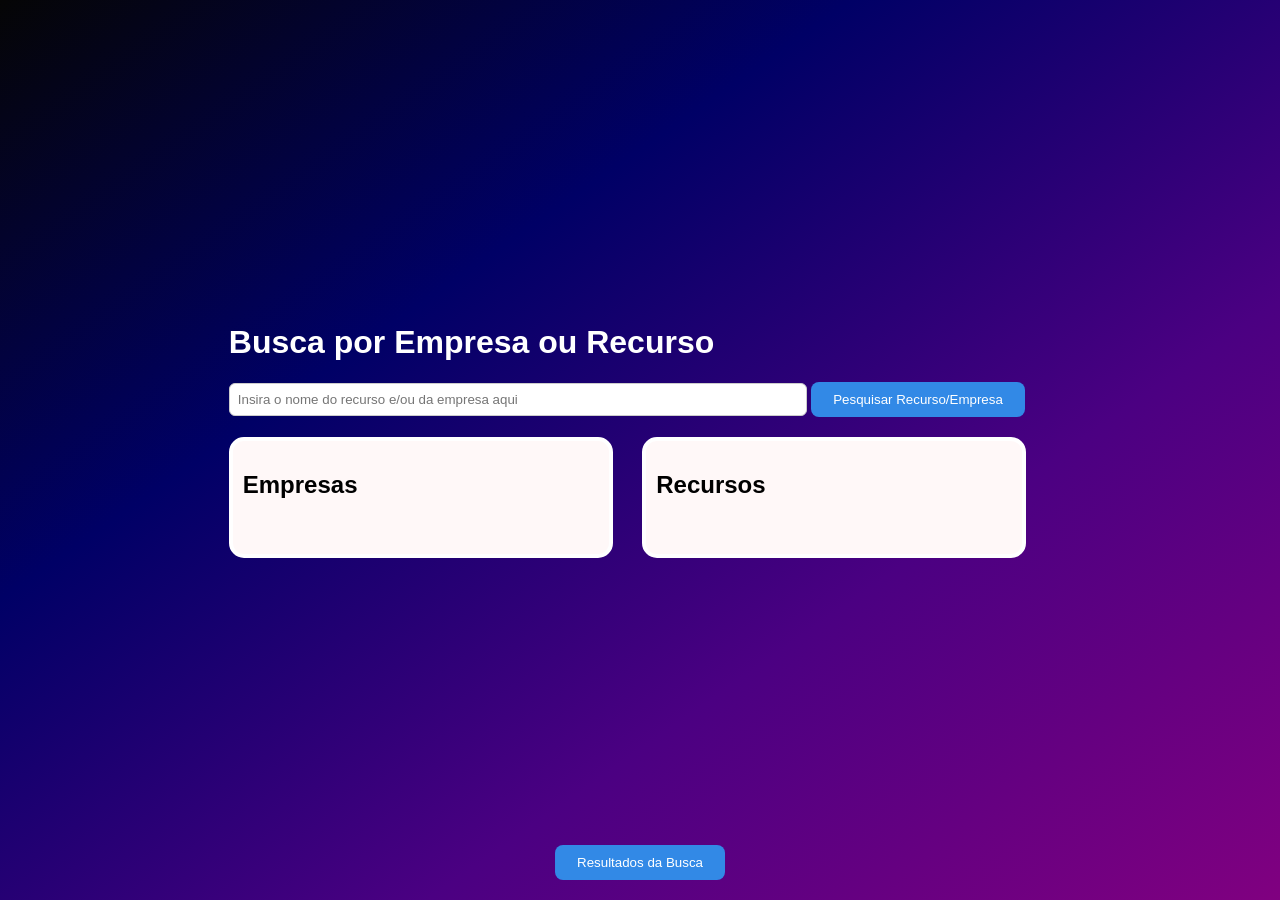
<file: pesquisa/index.html>
<!DOCTYPE html>
<html lang="pt-br">
<head>
    <meta charset="UTF-8">
    <meta name="viewport" content="width=device-width, initial-scale=1.0">
    <title>Seleção de Empresas e Recursos</title>
    <link rel="stylesheet" href="index.css">
</head>
<body>
    <div class="container">
        <h1>Busca por Empresa ou Recurso</h1>
        
        <!-- Campo de busca -->
        <div class="search-container">
            <input type="text" class="search-input" id="searchInput" placeholder="Insira o nome do recurso e/ou da empresa aqui">
            <button class="search-button" onclick="pesquisar()">Pesquisar Recurso/Empresa</button>
        </div>
        
        <div class="column">
            <h2>Empresas</h2>
            <div id="empresas" class="checkbox-list"></div>
        </div>
        <div class="column">
            <h2>Recursos</h2>
            <div id="recursos" class="checkbox-list"></div>
        </div>
        <button id="redirectButton">Resultados da Busca</button> <!-- Botão para redirecionar -->
    </div>

    <script src="script.js"></script>
</body>
</html>
</file>
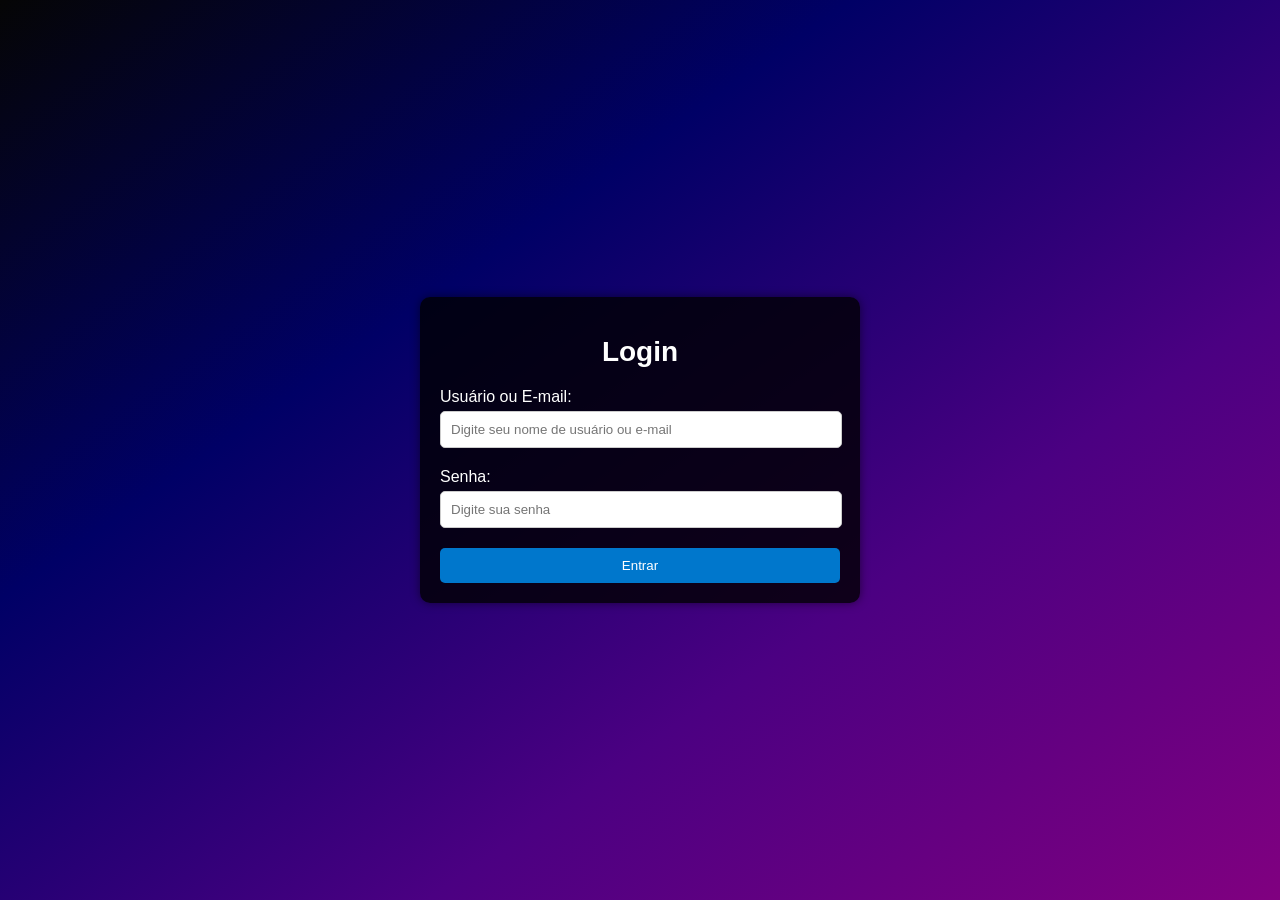
<file: login/login.html>
<!DOCTYPE html>
<html lang="pt-br">
<head>
    <meta charset="UTF-8">
    <meta name="viewport" content="width=device-width, initial-scale=1.0">
    <title>Tela de Login</title>
    <link rel="stylesheet" href="login.css">
</head>
<body>
    <div class="container">
        <h1 class="titulo-login">Login</h1>
        <div class="login-form">
            <form id="login-form">
                <label for="username">Usuário ou E-mail:</label>
                <input type="text" id="username" name="username" placeholder="Digite seu nome de usuário ou e-mail" required>
                <label for="password">Senha:</label>
                <input type="password" id="password" name="password" placeholder="Digite sua senha" required>
                <button type="submit" class="login-btn">Entrar</button>
            </form>
        </div>
    </div>
    
    <script src="login.js"></script>
</body>
</html>
</file>
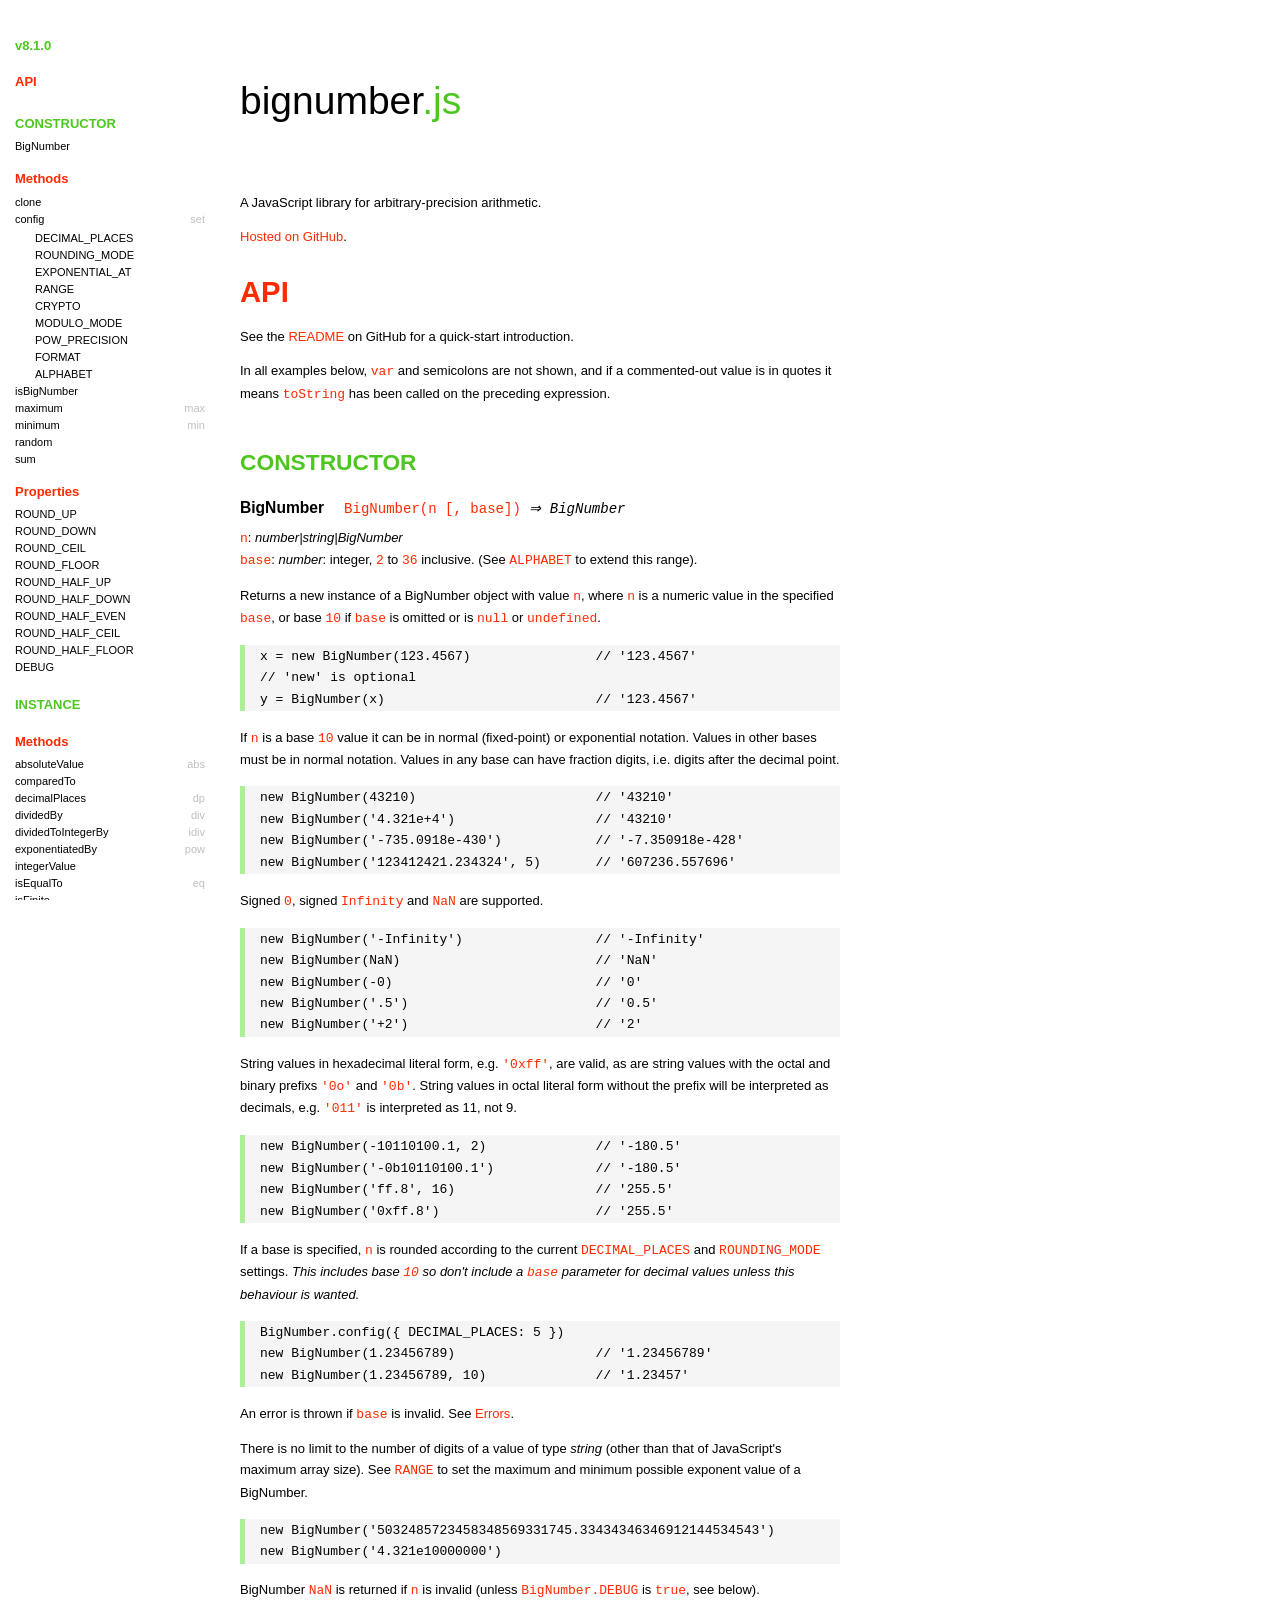
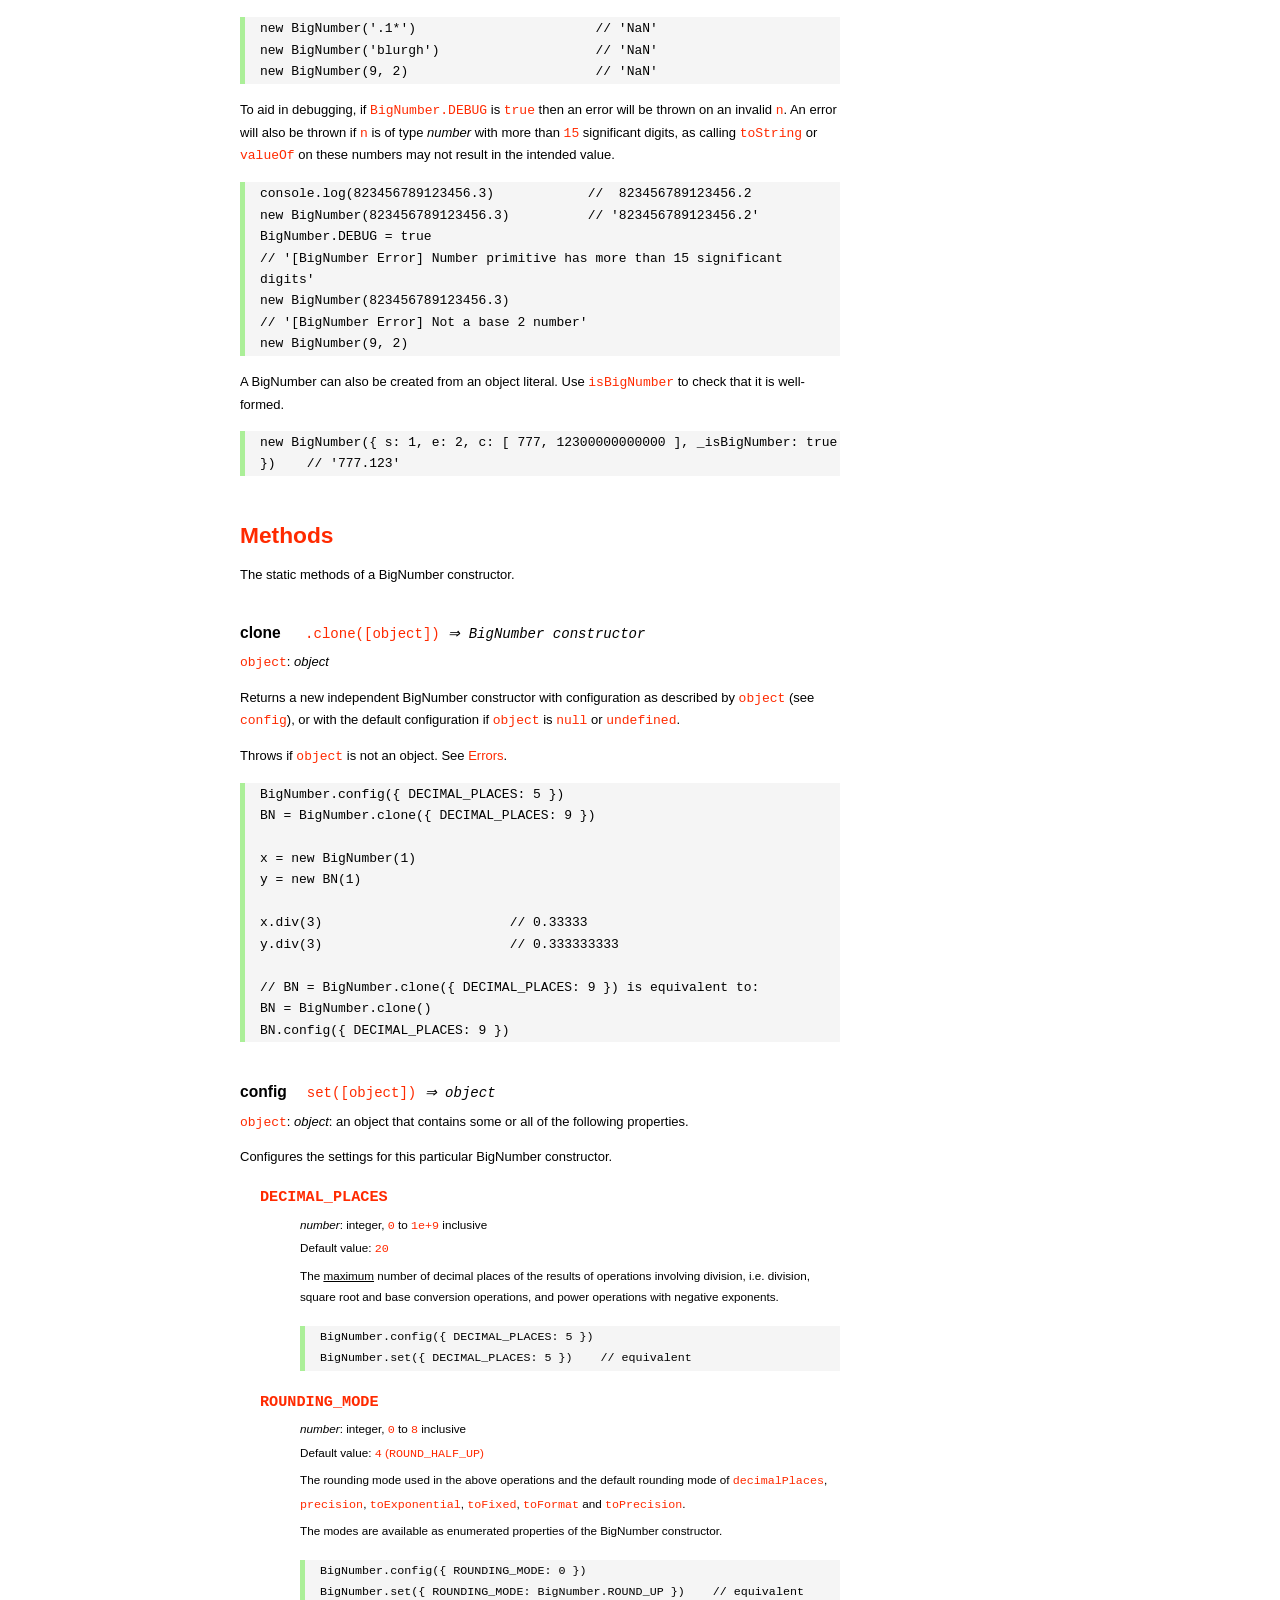
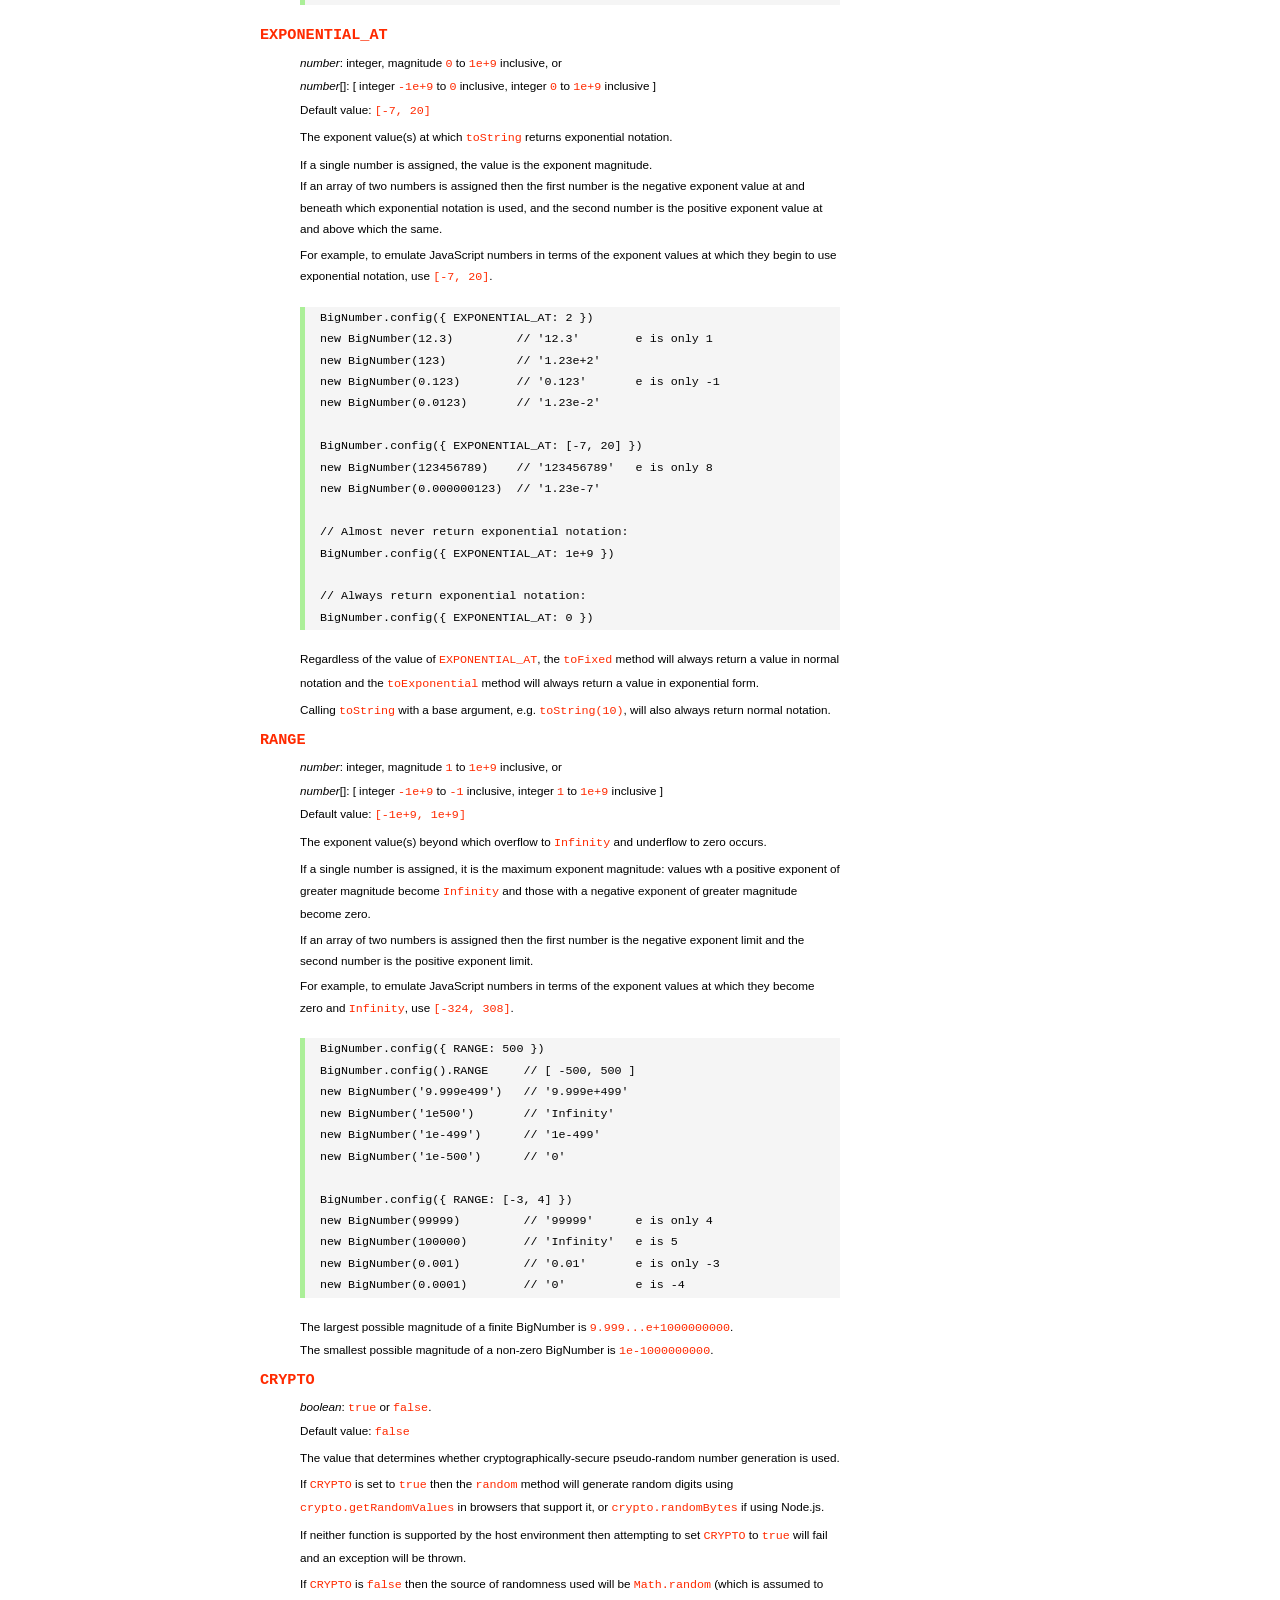
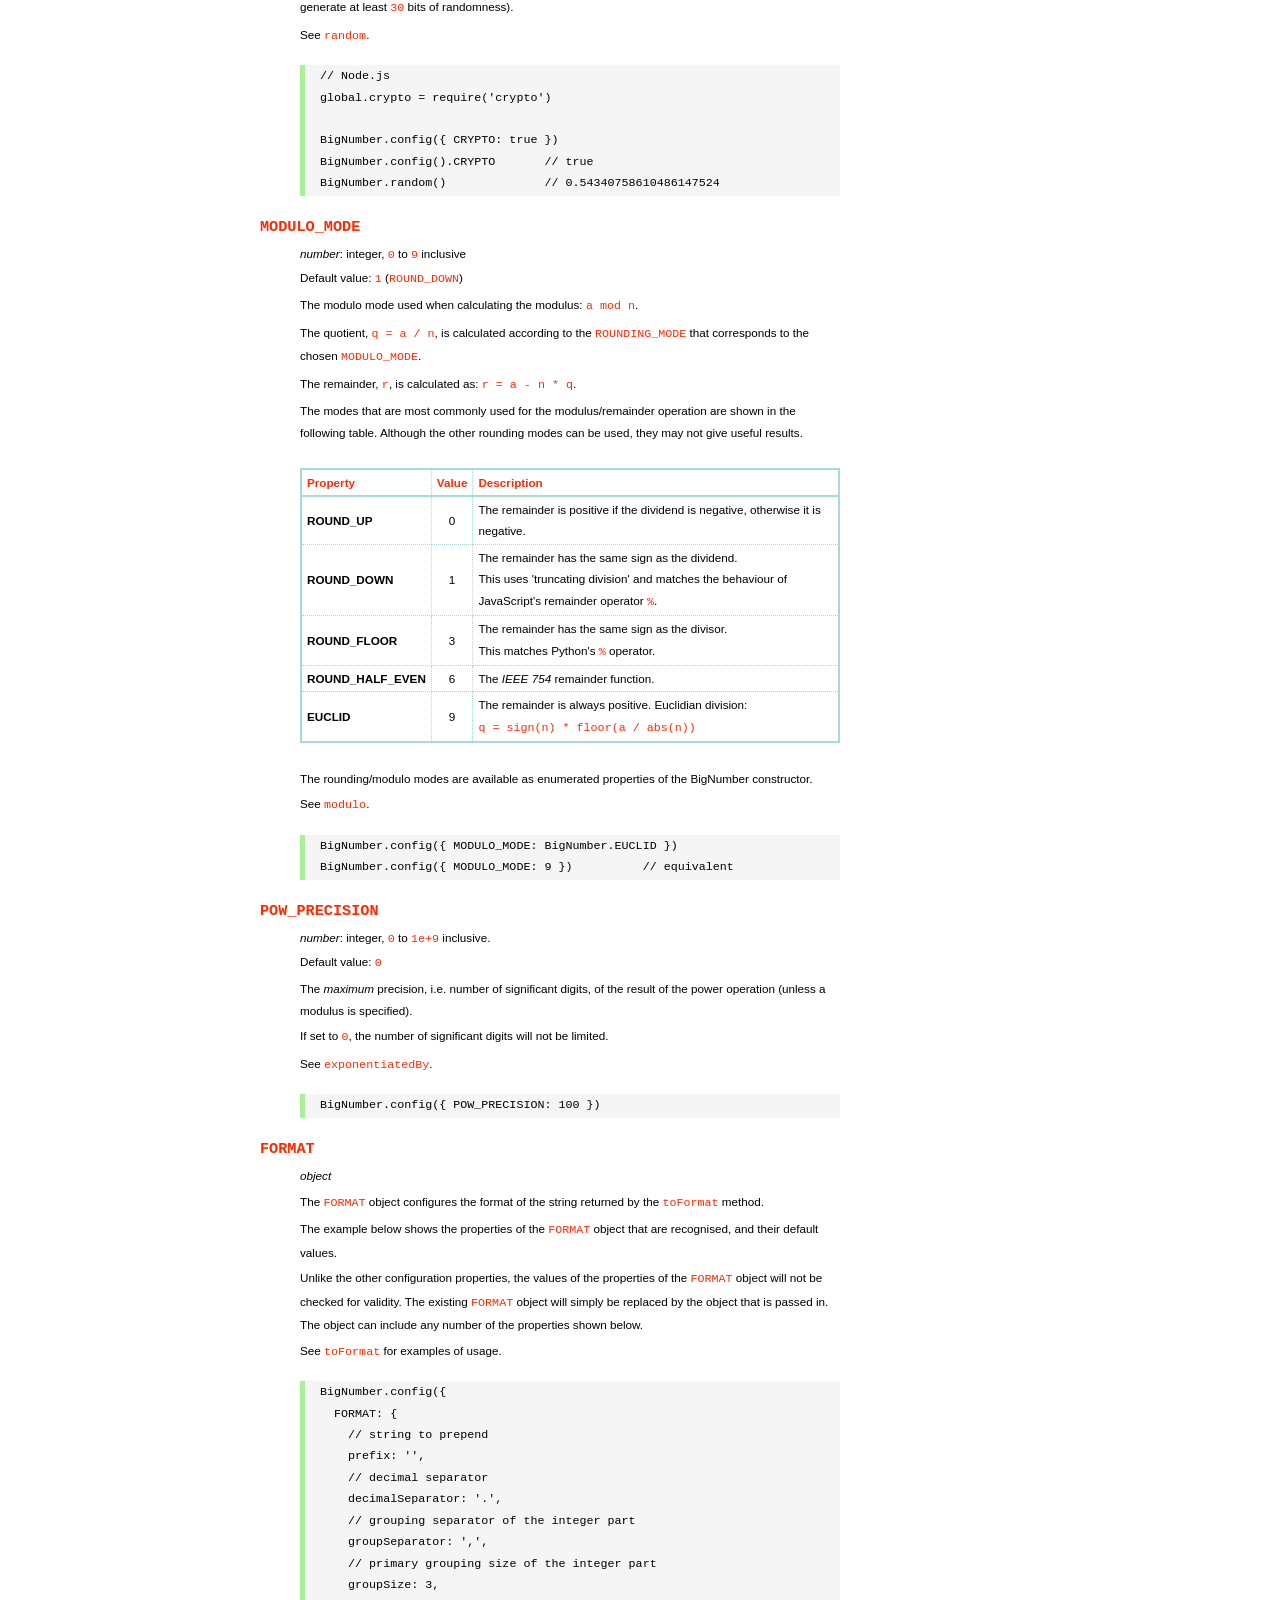
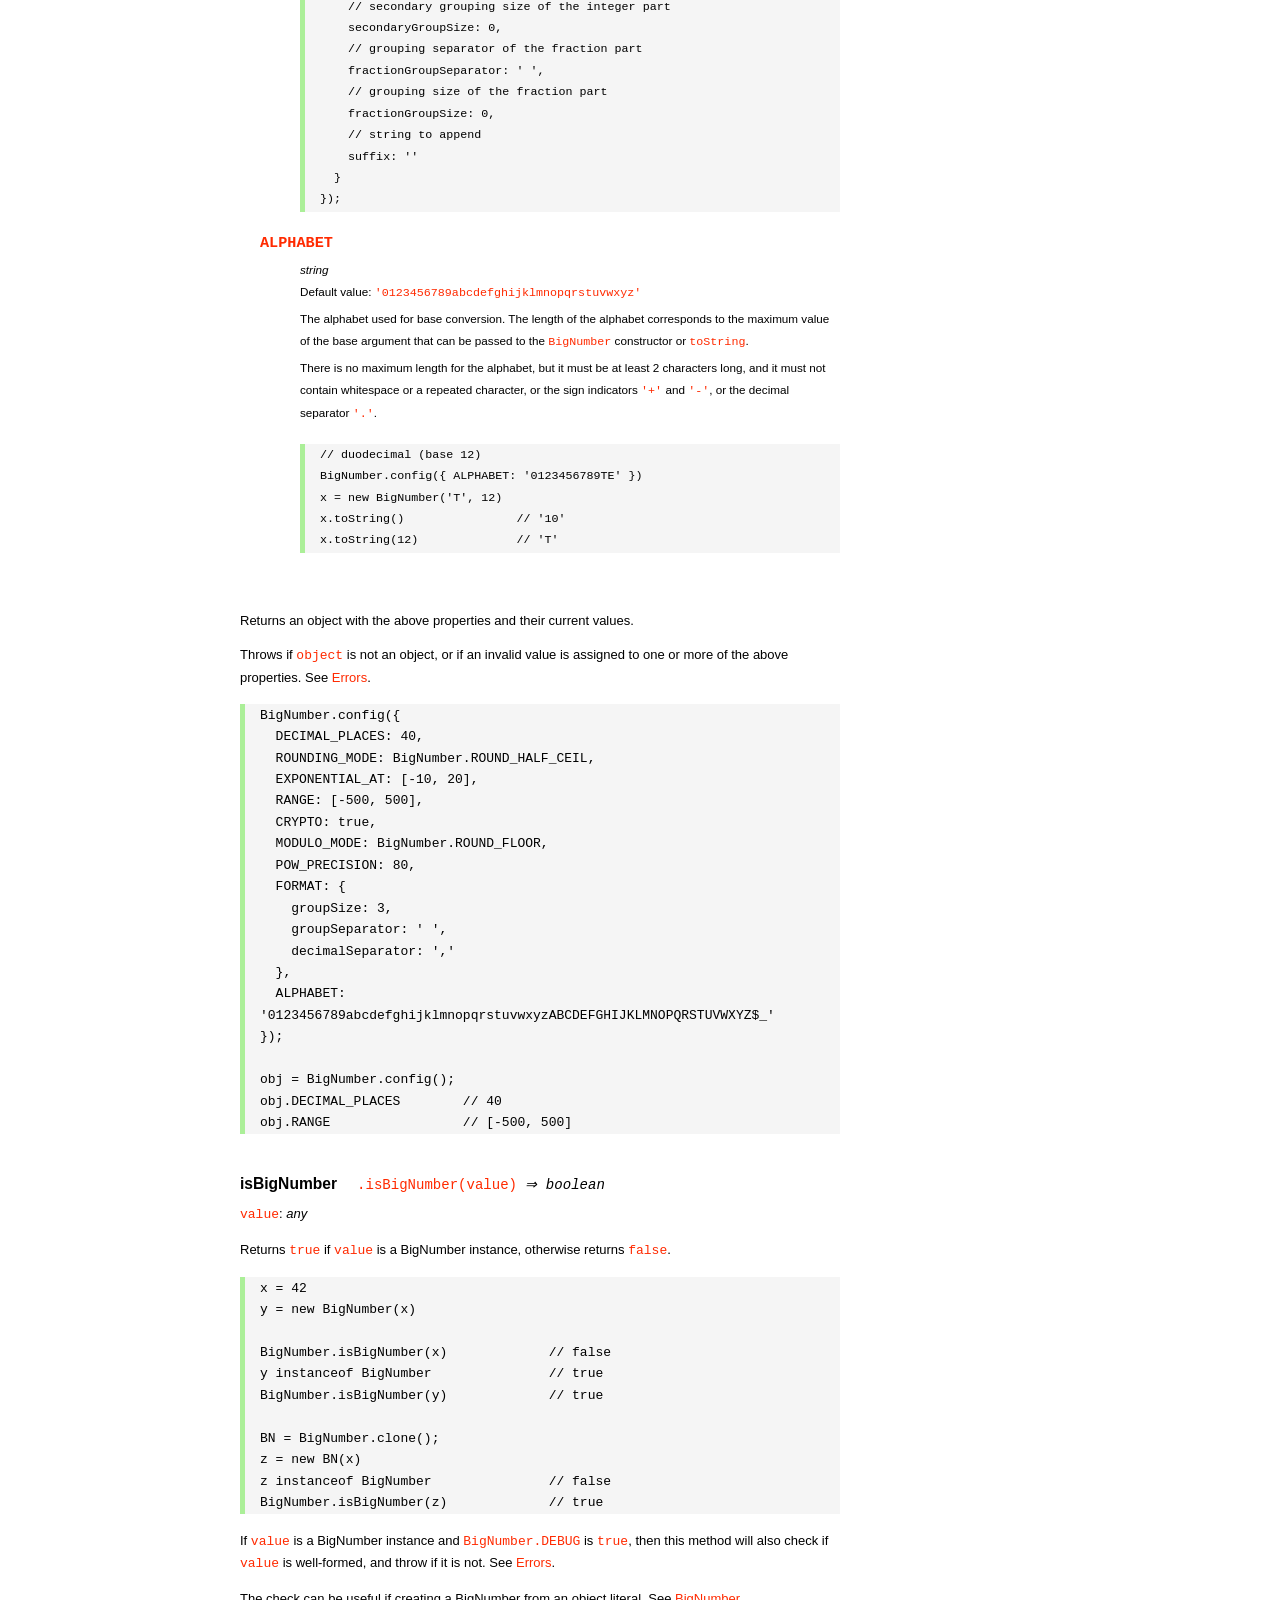
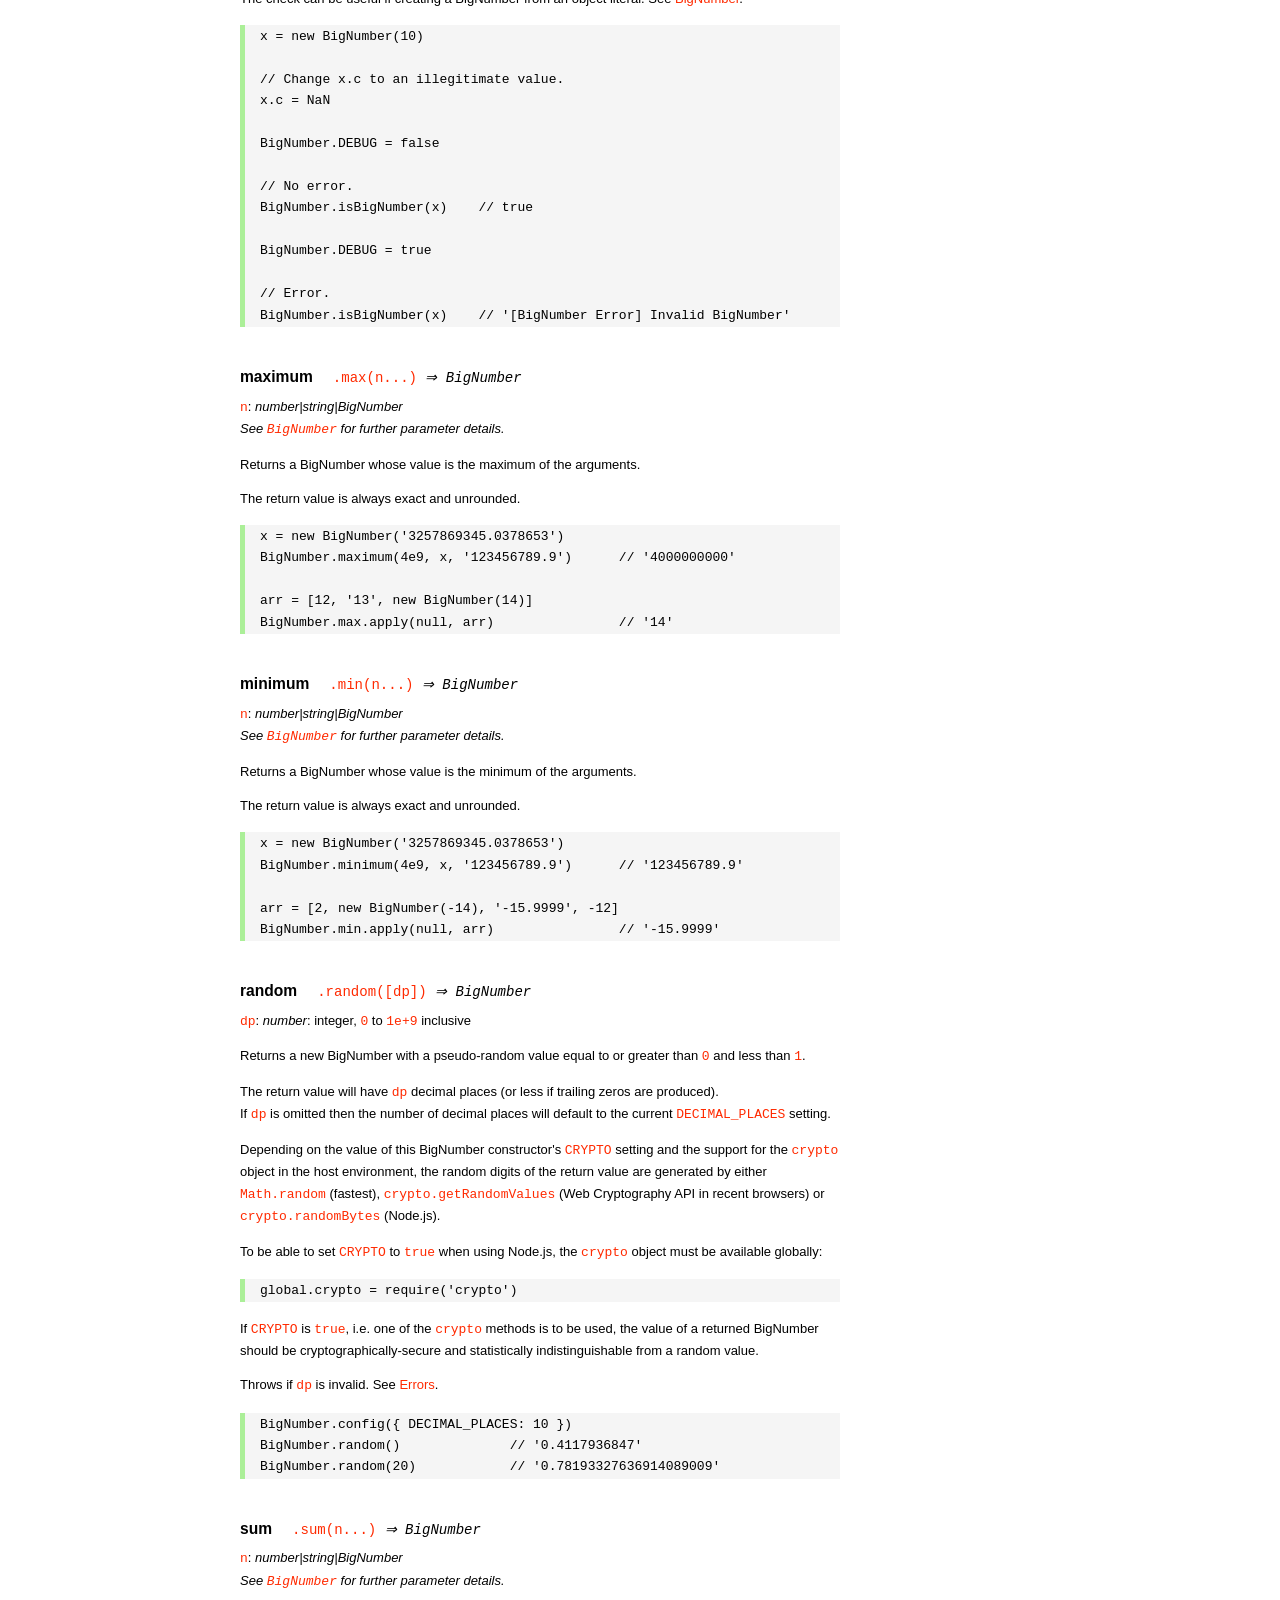
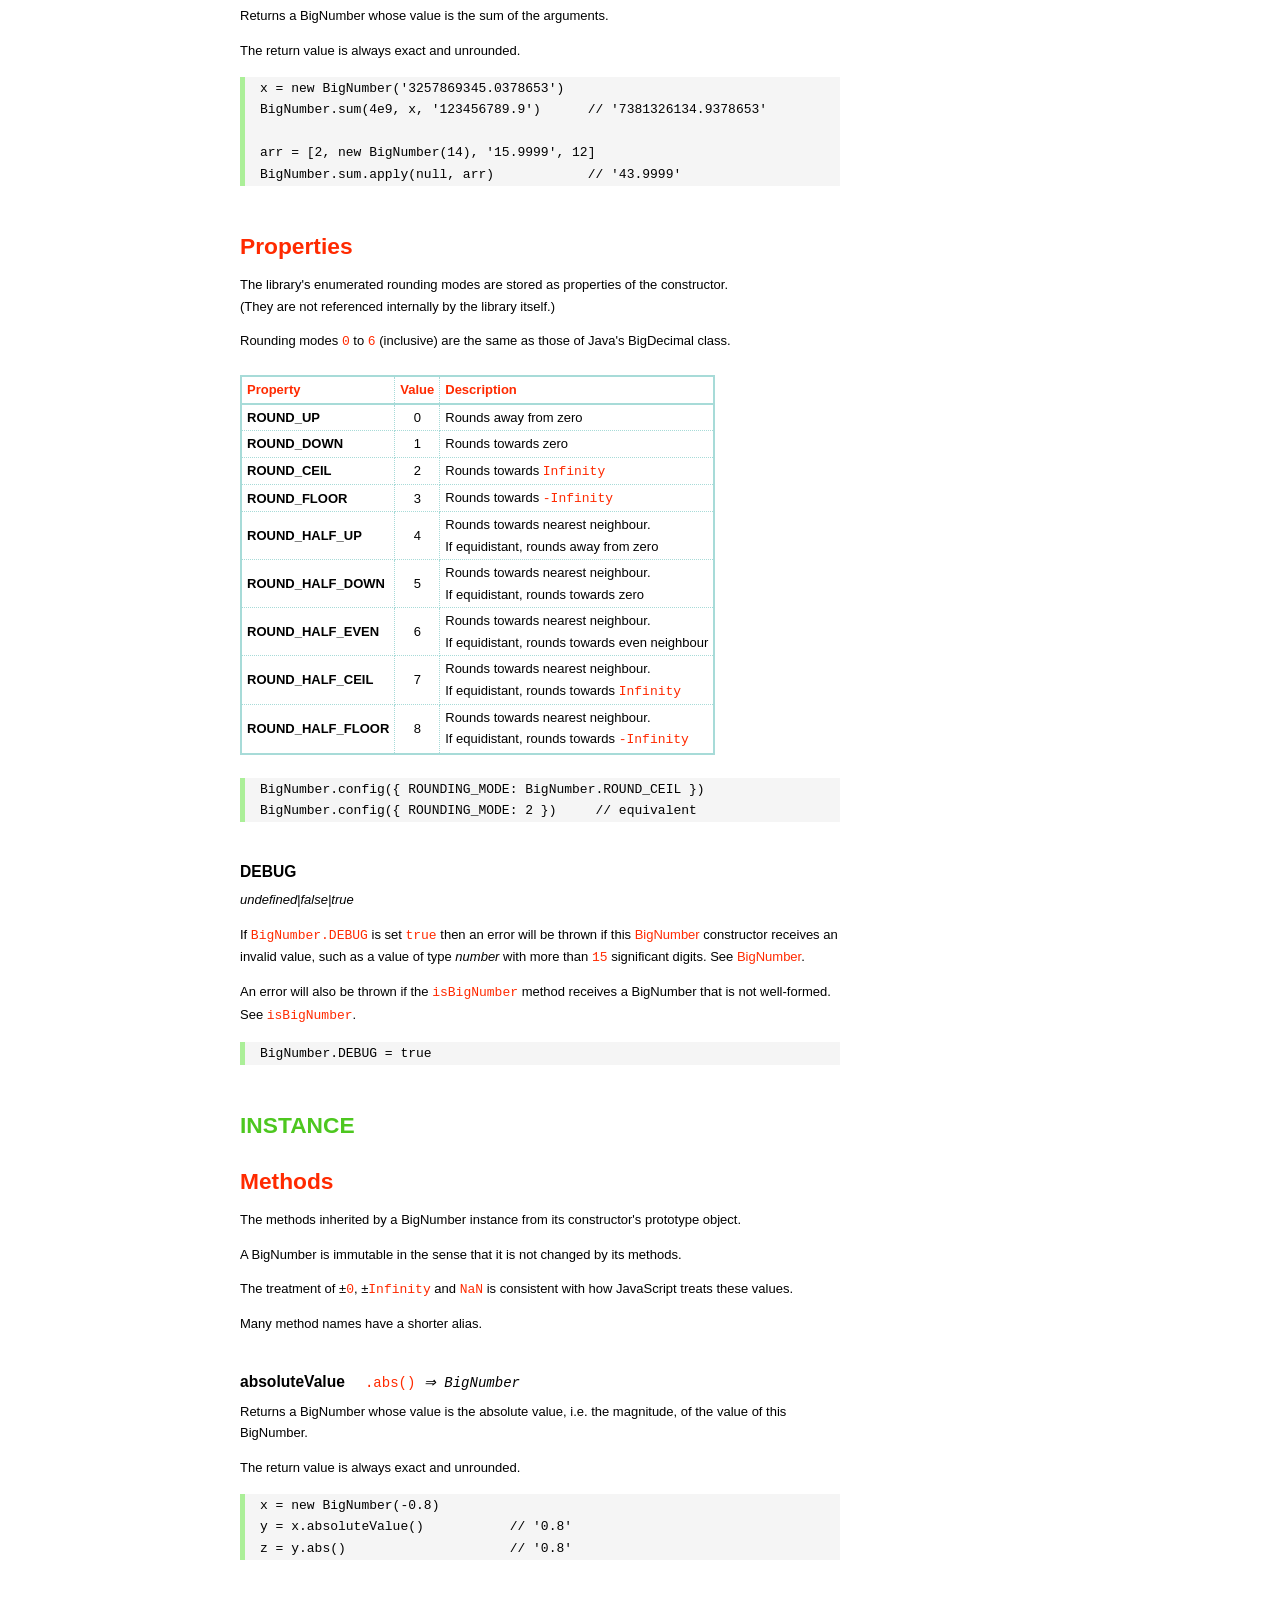
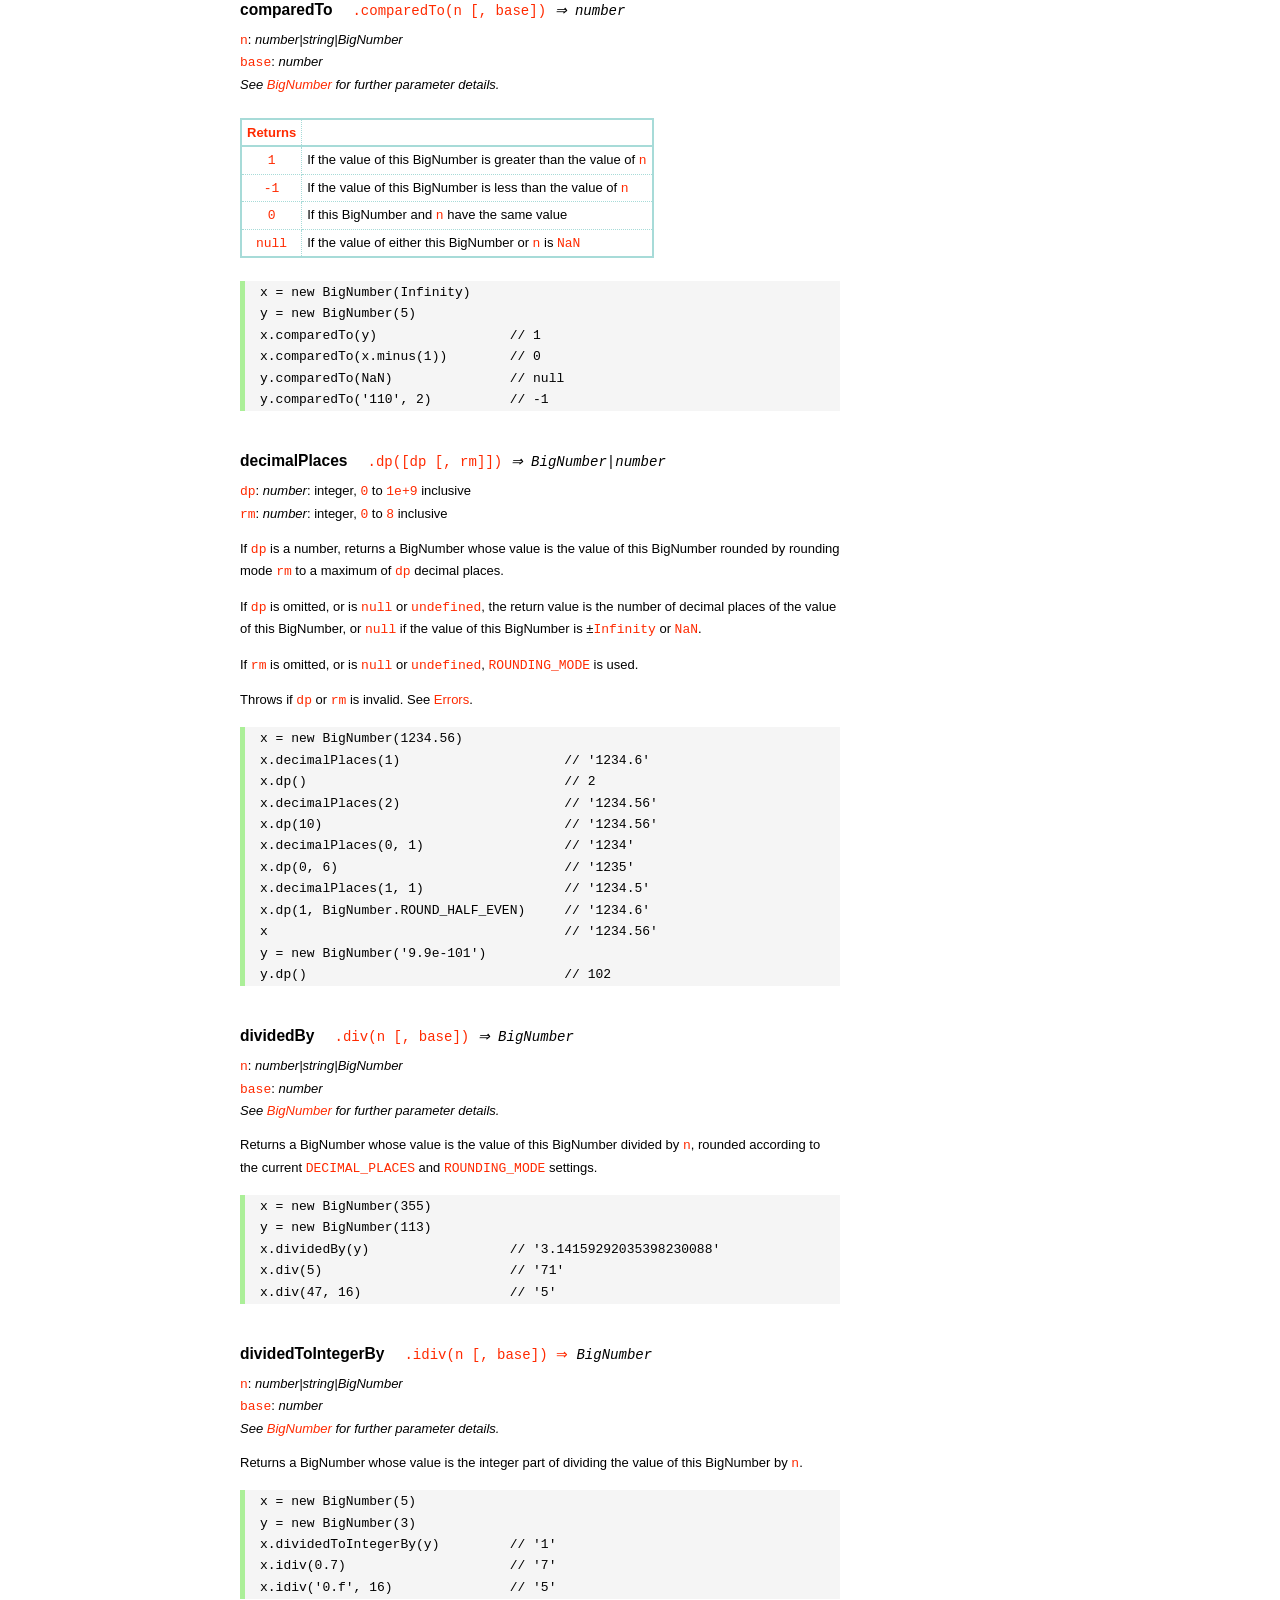
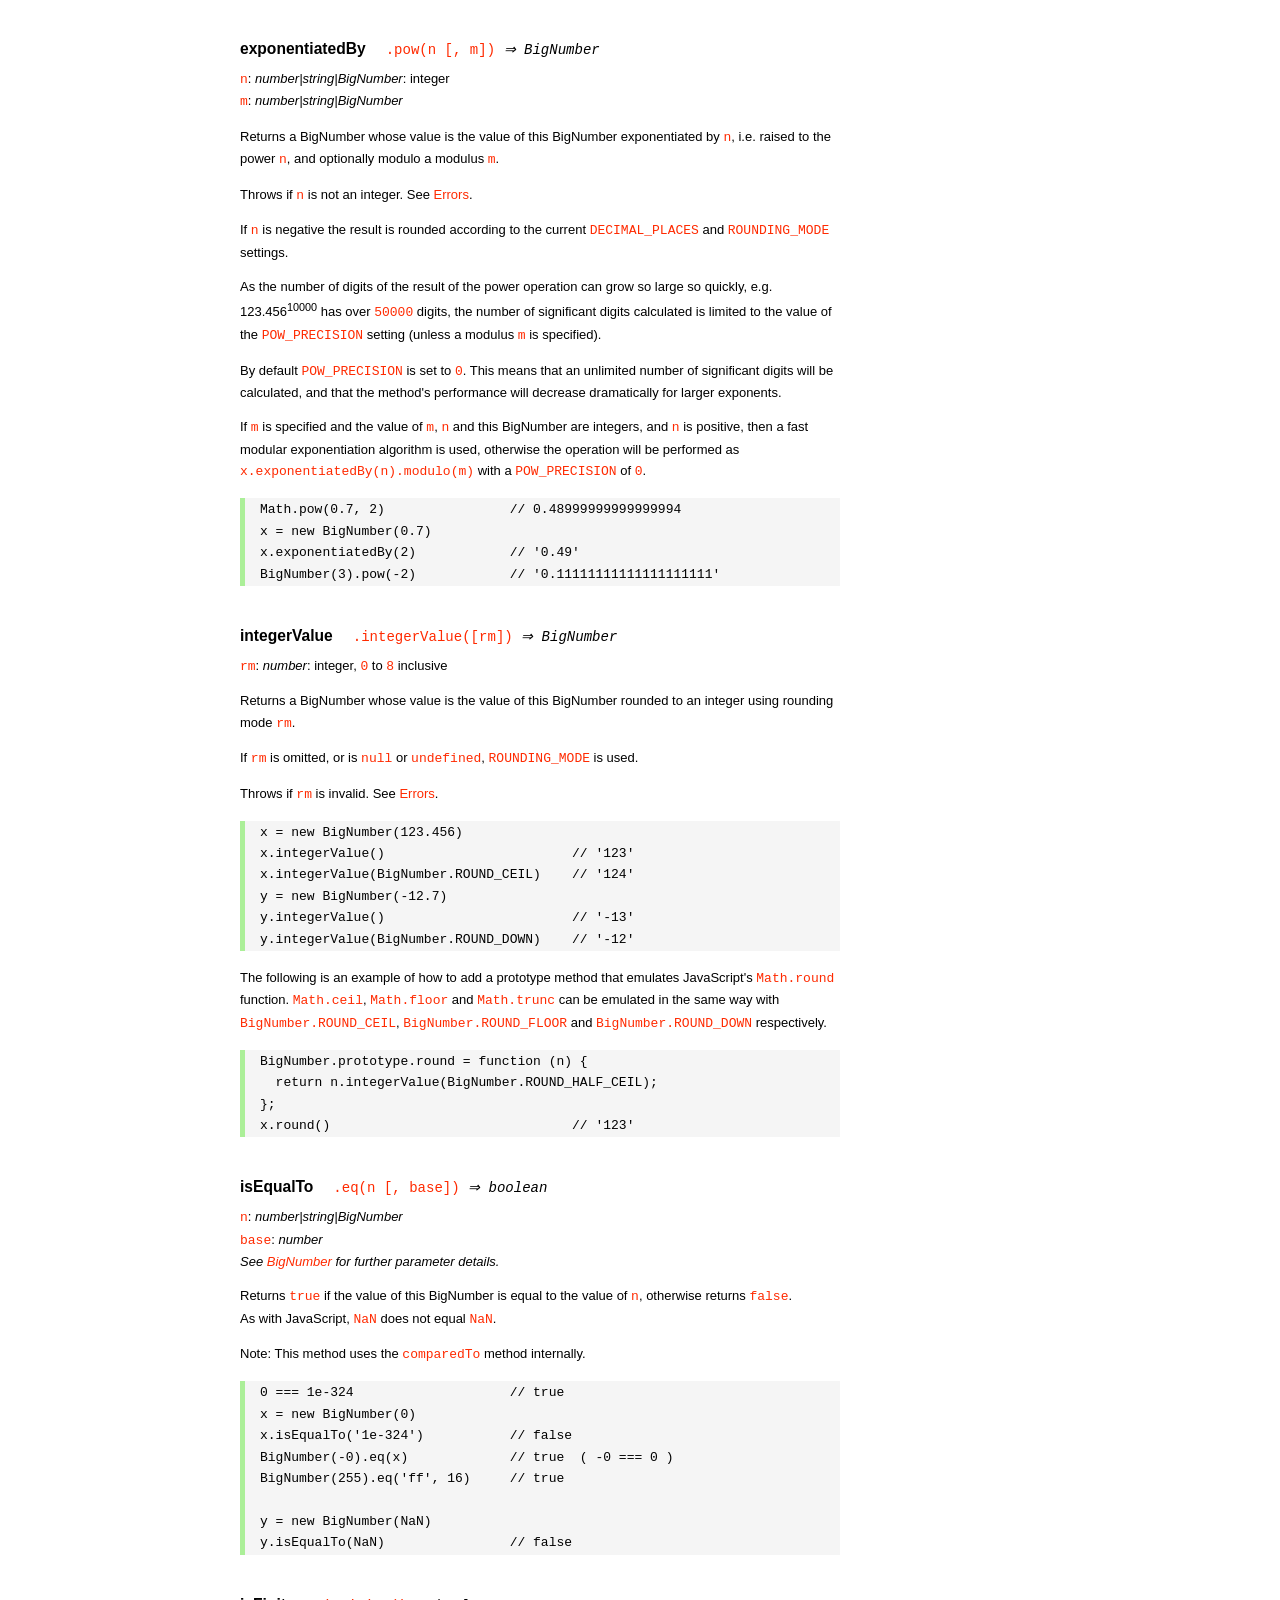
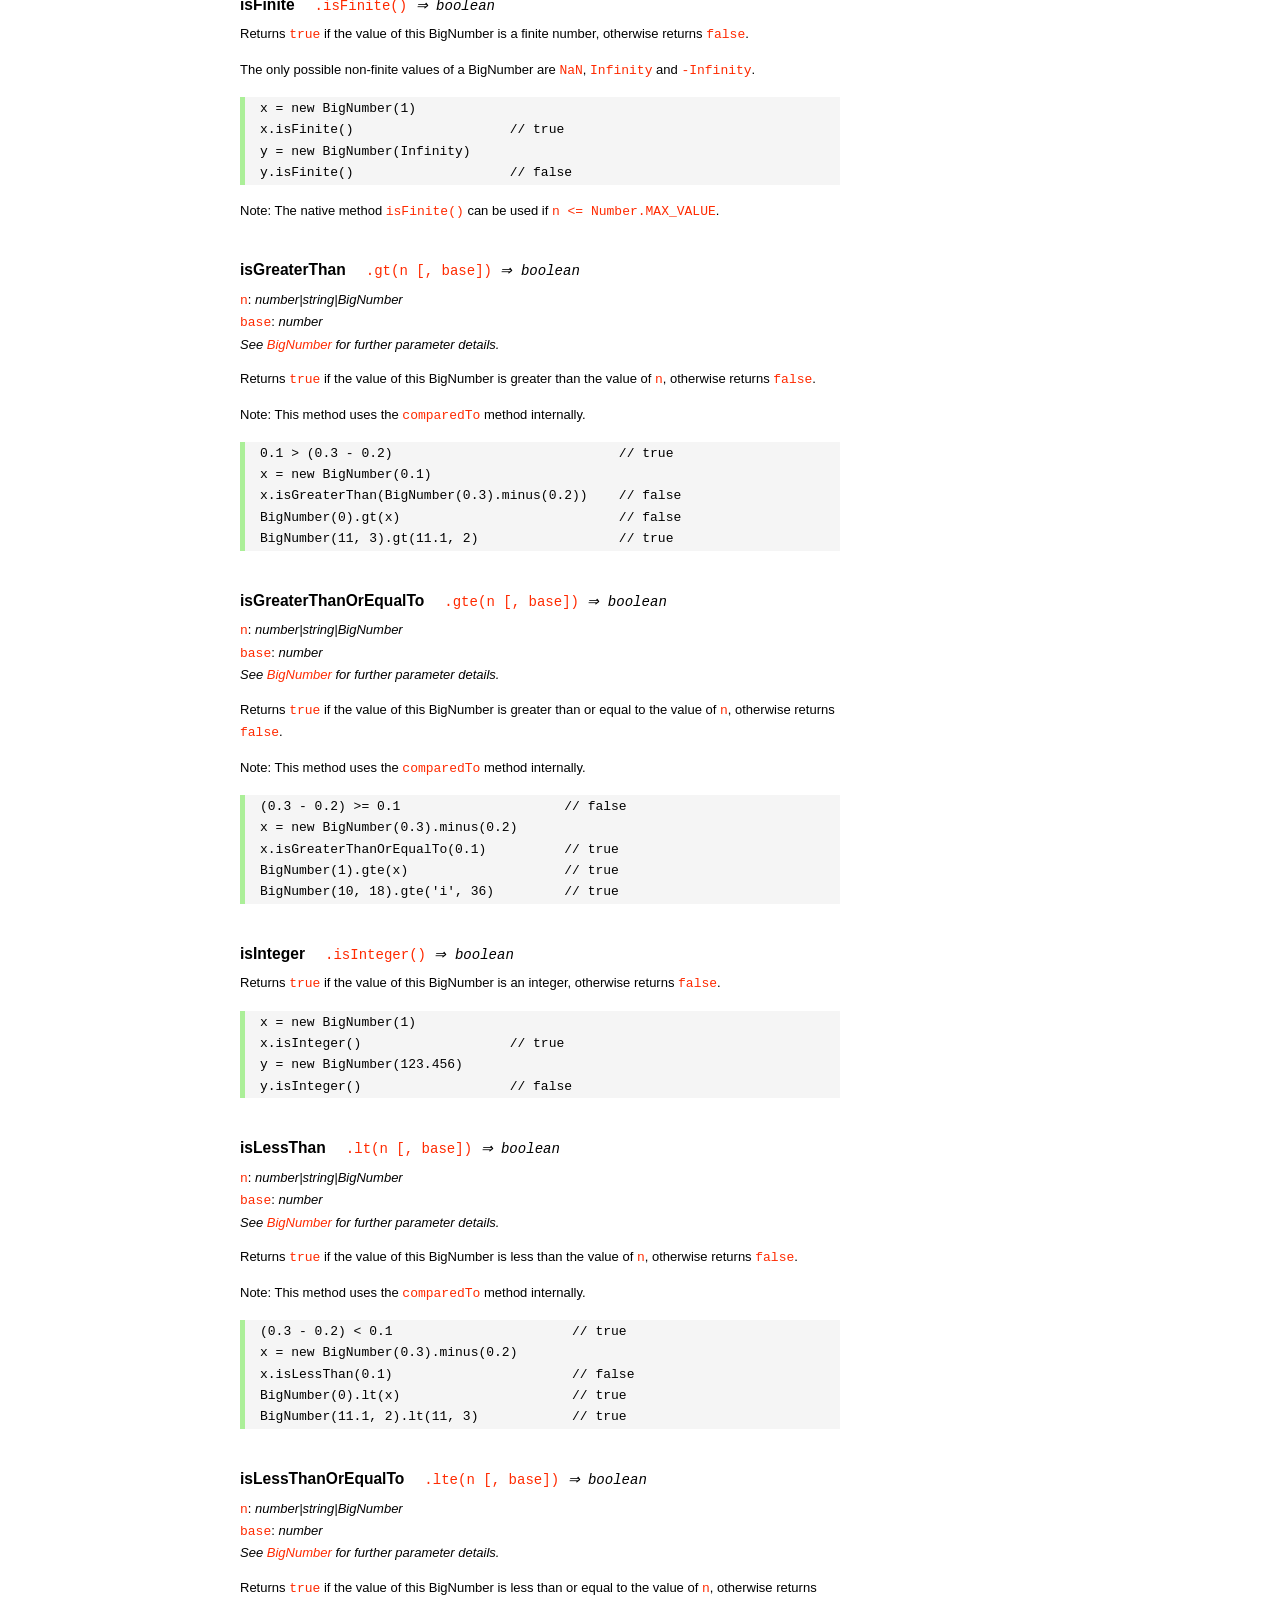
<file: node_modules/bignumber.js/doc/API.html>
<!DOCTYPE HTML>
<html>
<head>
<meta charset="utf-8">
<meta http-equiv="X-UA-Compatible" content="IE=edge">
<meta name="Author" content="M Mclaughlin">
<title>bignumber.js API</title>
<style>
html{font-size:100%}
body{background:#fff;font-family:"Helvetica Neue",Helvetica,Arial,sans-serif;font-size:13px;
  line-height:1.65em;min-height:100%;margin:0}
body,i{color:#000}
.nav{background:#fff;position:fixed;top:0;bottom:0;left:0;width:200px;overflow-y:auto;
  padding:15px 0 30px 15px}
div.container{width:600px;margin:50px 0 50px 240px}
p{margin:0 0 1em;width:600px}
pre,ul{margin:1em 0}
h1,h2,h3,h4,h5{margin:0;padding:1.5em 0 0}
h1,h2{padding:.75em 0}
h1{font:400 3em Verdana,sans-serif;color:#000;margin-bottom:1em}
h2{font-size:2.25em;color:#ff2a00}
h3{font-size:1.75em;color:#4dc71f}
h4{font-size:1.75em;color:#ff2a00;padding-bottom:.75em}
h5{font-size:1.2em;margin-bottom:.4em}
h6{font-size:1.1em;margin-bottom:0.8em;padding:0.5em 0}
dd{padding-top:.35em}
dt{padding-top:.5em}
b{font-weight:700}
dt b{font-size:1.3em}
a,a:visited{color:#ff2a00;text-decoration:none}
a:active,a:hover{outline:0;text-decoration:underline}
.nav a,.nav b,.nav a:visited{display:block;color:#ff2a00;font-weight:700; margin-top:15px}
.nav b{color:#4dc71f;margin-top:20px;cursor:default;width:auto}
ul{list-style-type:none;padding:0 0 0 20px}
.nav ul{line-height:14px;padding-left:0;margin:5px 0 0}
.nav ul a,.nav ul a:visited,span{display:inline;color:#000;font-family:Verdana,Geneva,sans-serif;
  font-size:11px;font-weight:400;margin:0}
.inset,ul.inset{margin-left:20px}
.inset{font-size:.9em}
.nav li{width:auto;margin:0 0 3px}
.alias{font-style:italic;margin-left:20px}
table{border-collapse:collapse;border-spacing:0;border:2px solid #a7dbd8;margin:1.75em 0;padding:0}
td,th{text-align:left;margin:0;padding:2px 5px;border:1px dotted #a7dbd8}
th{border-top:2px solid #a7dbd8;border-bottom:2px solid #a7dbd8;color:#ff2a00}
code,pre{font-family:Consolas, monaco, monospace;font-weight:400}
pre{background:#f5f5f5;white-space:pre-wrap;word-wrap:break-word;border-left:5px solid #abef98;
  padding:1px 0 1px 15px;margin:1.2em 0}
code,.nav-title{color:#ff2a00}
.end{margin-bottom:25px}
.centre{text-align:center}
.error-table{font-size:13px;width:100%}
#faq{margin:3em 0 0}
li span{float:right;margin-right:10px;color:#c0c0c0}
#js{font:inherit;color:#4dc71f}
</style>
</head>
<body>

  <div class="nav">

    <b>v8.1.0</b>

	<a class='nav-title' href="#">API</a>

    <b> CONSTRUCTOR </b>
    <ul>
      <li><a href="#bignumber">BigNumber</a></li>
    </ul>

    <a href="#methods">Methods</a>
    <ul>
      <li><a href="#clone">clone</a></li>
      <li><a href="#config" >config</a><span>set</span></li>
      <li>
        <ul class="inset">
          <li><a href="#decimal-places">DECIMAL_PLACES</a></li>
          <li><a href="#rounding-mode" >ROUNDING_MODE</a></li>
          <li><a href="#exponential-at">EXPONENTIAL_AT</a></li>
          <li><a href="#range"         >RANGE</a></li>
          <li><a href="#crypto"        >CRYPTO</a></li>
          <li><a href="#modulo-mode"   >MODULO_MODE</a></li>
          <li><a href="#pow-precision" >POW_PRECISION</a></li>
          <li><a href="#format"        >FORMAT</a></li>
          <li><a href="#alphabet"      >ALPHABET</a></li>
        </ul>
      </li>
      <li><a href="#isBigNumber">isBigNumber</a></li>
      <li><a href="#max"        >maximum</a><span>max</span></li>
      <li><a href="#min"        >minimum</a><span>min</span></li>
      <li><a href="#random"     >random</a></li>
      <li><a href="#sum"        >sum</a></li>
    </ul>

    <a href="#constructor-properties">Properties</a>
    <ul>
      <li><a href="#round-up"        >ROUND_UP</a></li>
      <li><a href="#round-down"      >ROUND_DOWN</a></li>
      <li><a href="#round-ceil"      >ROUND_CEIL</a></li>
      <li><a href="#round-floor"     >ROUND_FLOOR</a></li>
      <li><a href="#round-half-up"   >ROUND_HALF_UP</a></li>
      <li><a href="#round-half-down" >ROUND_HALF_DOWN</a></li>
      <li><a href="#round-half-even" >ROUND_HALF_EVEN</a></li>
      <li><a href="#round-half-ceil" >ROUND_HALF_CEIL</a></li>
      <li><a href="#round-half-floor">ROUND_HALF_FLOOR</a></li>
      <li><a href="#debug"           >DEBUG</a></li>
    </ul>

    <b> INSTANCE </b>

    <a href="#prototype-methods">Methods</a>
    <ul>
      <li><a href="#abs"    >absoluteValue         </a><span>abs</span>  </li>
      <li><a href="#cmp"    >comparedTo            </a>                  </li>
      <li><a href="#dp"     >decimalPlaces         </a><span>dp</span>   </li>
      <li><a href="#div"    >dividedBy             </a><span>div</span>  </li>
      <li><a href="#divInt" >dividedToIntegerBy    </a><span>idiv</span> </li>
      <li><a href="#pow"    >exponentiatedBy       </a><span>pow</span>  </li>
      <li><a href="#int"    >integerValue          </a>                  </li>
      <li><a href="#eq"     >isEqualTo             </a><span>eq</span>   </li>
      <li><a href="#isF"    >isFinite              </a>                  </li>
      <li><a href="#gt"     >isGreaterThan         </a><span>gt</span>   </li>
      <li><a href="#gte"    >isGreaterThanOrEqualTo</a><span>gte</span>  </li>
      <li><a href="#isInt"  >isInteger             </a>                  </li>
      <li><a href="#lt"     >isLessThan            </a><span>lt</span>   </li>
      <li><a href="#lte"    >isLessThanOrEqualTo   </a><span>lte</span>  </li>
      <li><a href="#isNaN"  >isNaN                 </a>                  </li>
      <li><a href="#isNeg"  >isNegative            </a>                  </li>
      <li><a href="#isPos"  >isPositive            </a>                  </li>
      <li><a href="#isZ"    >isZero                </a>                  </li>
      <li><a href="#minus"  >minus                 </a>                  </li>
      <li><a href="#mod"    >modulo                </a><span>mod</span>  </li>
      <li><a href="#times"  >multipliedBy          </a><span>times</span></li>
      <li><a href="#neg"    >negated               </a>                  </li>
      <li><a href="#plus"   >plus                  </a>                  </li>
      <li><a href="#sd"     >precision             </a><span>sd</span>   </li>
      <li><a href="#shift"  >shiftedBy             </a>                  </li>
      <li><a href="#sqrt"   >squareRoot            </a><span>sqrt</span> </li>
      <li><a href="#toE"    >toExponential         </a>                  </li>
      <li><a href="#toFix"  >toFixed               </a>                  </li>
      <li><a href="#toFor"  >toFormat              </a>                  </li>
      <li><a href="#toFr"   >toFraction            </a>                  </li>
      <li><a href="#toJSON" >toJSON                </a>                  </li>
      <li><a href="#toN"    >toNumber              </a>                  </li>
      <li><a href="#toP"    >toPrecision           </a>                  </li>
      <li><a href="#toS"    >toString              </a>                  </li>
      <li><a href="#valueOf">valueOf               </a>                  </li>
    </ul>

    <a href="#instance-properties">Properties</a>
    <ul>
      <li><a href="#coefficient">c: coefficient</a></li>
      <li><a href="#exponent"   >e: exponent</a></li>
      <li><a href="#sign"       >s: sign</a></li>
    </ul>

    <a href="#zero-nan-infinity">Zero, NaN &amp; Infinity</a>
    <a href="#Errors">Errors</a>
    <a href="#type-coercion">Type coercion</a>
    <a class='end' href="#faq">FAQ</a>

  </div>

  <div class="container">

    <h1>bignumber<span id='js'>.js</span></h1>

    <p>A JavaScript library for arbitrary-precision arithmetic.</p>
    <p><a href="https://github.com/MikeMcl/bignumber.js">Hosted on GitHub</a>. </p>

    <h2>API</h2>

    <p>
      See the <a href='https://github.com/MikeMcl/bignumber.js'>README</a> on GitHub for a
      quick-start introduction.
    </p>
    <p>
      In all examples below, <code>var</code> and semicolons are not shown, and if a commented-out
      value is in quotes it means <code>toString</code> has been called on the preceding expression.
    </p>


    <h3>CONSTRUCTOR</h3>


    <h5 id="bignumber">
      BigNumber<code class='inset'>BigNumber(n [, base]) <i>&rArr; BigNumber</i></code>
    </h5>
    <p>
      <code>n</code>: <i>number|string|BigNumber</i><br />
      <code>base</code>: <i>number</i>: integer, <code>2</code> to <code>36</code> inclusive. (See
      <a href='#alphabet'><code>ALPHABET</code></a> to extend this range).
    </p>
    <p>
      Returns a new instance of a BigNumber object with value <code>n</code>, where <code>n</code>
      is a numeric value in the specified <code>base</code>, or base <code>10</code> if
      <code>base</code> is omitted or is <code>null</code> or <code>undefined</code>.
    </p>
    <pre>
x = new BigNumber(123.4567)                // '123.4567'
// 'new' is optional
y = BigNumber(x)                           // '123.4567'</pre>
    <p>
      If <code>n</code> is a base <code>10</code> value it can be in normal (fixed-point) or
      exponential notation. Values in other bases must be in normal notation. Values in any base can
      have fraction digits, i.e. digits after the decimal point.
    </p>
    <pre>
new BigNumber(43210)                       // '43210'
new BigNumber('4.321e+4')                  // '43210'
new BigNumber('-735.0918e-430')            // '-7.350918e-428'
new BigNumber('123412421.234324', 5)       // '607236.557696'</pre>
    <p>
      Signed <code>0</code>, signed <code>Infinity</code> and <code>NaN</code> are supported.
    </p>
    <pre>
new BigNumber('-Infinity')                 // '-Infinity'
new BigNumber(NaN)                         // 'NaN'
new BigNumber(-0)                          // '0'
new BigNumber('.5')                        // '0.5'
new BigNumber('+2')                        // '2'</pre>
    <p>
      String values in hexadecimal literal form, e.g. <code>'0xff'</code>, are valid, as are
      string values with the octal and binary prefixs <code>'0o'</code> and <code>'0b'</code>.
      String values in octal literal form without the prefix will be interpreted as
      decimals, e.g. <code>'011'</code> is interpreted as 11, not 9.
    </p>
    <pre>
new BigNumber(-10110100.1, 2)              // '-180.5'
new BigNumber('-0b10110100.1')             // '-180.5'
new BigNumber('ff.8', 16)                  // '255.5'
new BigNumber('0xff.8')                    // '255.5'</pre>
    <p>
      If a base is specified, <code>n</code> is rounded according to the current
      <a href='#decimal-places'><code>DECIMAL_PLACES</code></a> and
      <a href='#rounding-mode'><code>ROUNDING_MODE</code></a> settings. <em>This includes base
      <code>10</code> so don't include a <code>base</code> parameter for decimal values unless
      this behaviour is wanted.</em>
    </p>
    <pre>BigNumber.config({ DECIMAL_PLACES: 5 })
new BigNumber(1.23456789)                  // '1.23456789'
new BigNumber(1.23456789, 10)              // '1.23457'</pre>
    <p>An error is thrown if <code>base</code> is invalid. See <a href='#Errors'>Errors</a>.</p>
    <p>
      There is no limit to the number of digits of a value of type <em>string</em> (other than
      that of JavaScript's maximum array size). See <a href='#range'><code>RANGE</code></a> to set
      the maximum and minimum possible exponent value of a BigNumber.
    </p>
    <pre>
new BigNumber('5032485723458348569331745.33434346346912144534543')
new BigNumber('4.321e10000000')</pre>
    <p>BigNumber <code>NaN</code> is returned if <code>n</code> is invalid
    (unless <code>BigNumber.DEBUG</code> is <code>true</code>, see below).</p>
    <pre>
new BigNumber('.1*')                       // 'NaN'
new BigNumber('blurgh')                    // 'NaN'
new BigNumber(9, 2)                        // 'NaN'</pre>
    <p>
      To aid in debugging, if <code>BigNumber.DEBUG</code> is <code>true</code> then an error will
      be thrown on an invalid <code>n</code>. An error will also be thrown if <code>n</code> is of
      type <em>number</em> with more than <code>15</code> significant digits, as calling
      <code><a href='#toS'>toString</a></code> or <code><a href='#valueOf'>valueOf</a></code> on
      these numbers may not result in the intended value.
    </p>
      <pre>
console.log(823456789123456.3)            //  823456789123456.2
new BigNumber(823456789123456.3)          // '823456789123456.2'
BigNumber.DEBUG = true
// '[BigNumber Error] Number primitive has more than 15 significant digits'
new BigNumber(823456789123456.3)
// '[BigNumber Error] Not a base 2 number'
new BigNumber(9, 2)</pre>
    <p>
      A BigNumber can also be created from an object literal.
      Use <code><a href='#isBigNumber'>isBigNumber</a></code> to check that it is well-formed.
    </p>
    <pre>new BigNumber({ s: 1, e: 2, c: [ 777, 12300000000000 ], _isBigNumber: true })    // '777.123'</pre>




    <h4 id="methods">Methods</h4>
     <p>The static methods of a BigNumber constructor.</p>




    <h5 id="clone">clone
      <code class='inset'>.clone([object]) <i>&rArr; BigNumber constructor</i></code>
    </h5>
    <p><code>object</code>: <i>object</i></p>
    <p>
      Returns a new independent BigNumber constructor with configuration as described by
      <code>object</code> (see <a href='#config'><code>config</code></a>), or with the default
      configuration if <code>object</code> is <code>null</code> or <code>undefined</code>.
    </p>
    <p>
      Throws if <code>object</code> is not an object. See <a href='#Errors'>Errors</a>.
    </p>
    <pre>BigNumber.config({ DECIMAL_PLACES: 5 })
BN = BigNumber.clone({ DECIMAL_PLACES: 9 })

x = new BigNumber(1)
y = new BN(1)

x.div(3)                        // 0.33333
y.div(3)                        // 0.333333333

// BN = BigNumber.clone({ DECIMAL_PLACES: 9 }) is equivalent to:
BN = BigNumber.clone()
BN.config({ DECIMAL_PLACES: 9 })</pre>



    <h5 id="config">config<code class='inset'>set([object]) <i>&rArr; object</i></code></h5>
    <p>
      <code>object</code>: <i>object</i>: an object that contains some or all of the following
      properties.
    </p>
    <p>Configures the settings for this particular BigNumber constructor.</p>

    <dl class='inset'>
      <dt id="decimal-places"><code><b>DECIMAL_PLACES</b></code></dt>
      <dd>
        <i>number</i>: integer, <code>0</code> to <code>1e+9</code> inclusive<br />
        Default value: <code>20</code>
      </dd>
      <dd>
        The <u>maximum</u> number of decimal places of the results of operations involving
        division, i.e. division, square root and base conversion operations, and power
        operations with negative exponents.<br />
      </dd>
      <dd>
      <pre>BigNumber.config({ DECIMAL_PLACES: 5 })
BigNumber.set({ DECIMAL_PLACES: 5 })    // equivalent</pre>
      </dd>



      <dt id="rounding-mode"><code><b>ROUNDING_MODE</b></code></dt>
      <dd>
        <i>number</i>: integer, <code>0</code> to <code>8</code> inclusive<br />
        Default value: <code>4</code> <a href="#round-half-up">(<code>ROUND_HALF_UP</code>)</a>
      </dd>
      <dd>
        The rounding mode used in the above operations and the default rounding mode of
        <a href='#dp'><code>decimalPlaces</code></a>,
        <a href='#sd'><code>precision</code></a>,
        <a href='#toE'><code>toExponential</code></a>,
        <a href='#toFix'><code>toFixed</code></a>,
        <a href='#toFor'><code>toFormat</code></a> and
        <a href='#toP'><code>toPrecision</code></a>.
      </dd>
      <dd>The modes are available as enumerated properties of the BigNumber constructor.</dd>
       <dd>
      <pre>BigNumber.config({ ROUNDING_MODE: 0 })
BigNumber.set({ ROUNDING_MODE: BigNumber.ROUND_UP })    // equivalent</pre>
        </dd>



      <dt id="exponential-at"><code><b>EXPONENTIAL_AT</b></code></dt>
      <dd>
        <i>number</i>: integer, magnitude <code>0</code> to <code>1e+9</code> inclusive, or
        <br />
        <i>number</i>[]: [ integer <code>-1e+9</code> to <code>0</code> inclusive, integer
        <code>0</code> to <code>1e+9</code> inclusive ]<br />
        Default value: <code>[-7, 20]</code>
      </dd>
      <dd>
        The exponent value(s) at which <code>toString</code> returns exponential notation.
      </dd>
      <dd>
        If a single number is assigned, the value is the exponent magnitude.<br />
        If an array of two numbers is assigned then the first number is the negative exponent
        value at and beneath which exponential notation is used, and the second number is the
        positive exponent value at and above which the same.
      </dd>
      <dd>
        For example, to emulate JavaScript numbers in terms of the exponent values at which they
        begin to use exponential notation, use <code>[-7, 20]</code>.
      </dd>
      <dd>
      <pre>BigNumber.config({ EXPONENTIAL_AT: 2 })
new BigNumber(12.3)         // '12.3'        e is only 1
new BigNumber(123)          // '1.23e+2'
new BigNumber(0.123)        // '0.123'       e is only -1
new BigNumber(0.0123)       // '1.23e-2'

BigNumber.config({ EXPONENTIAL_AT: [-7, 20] })
new BigNumber(123456789)    // '123456789'   e is only 8
new BigNumber(0.000000123)  // '1.23e-7'

// Almost never return exponential notation:
BigNumber.config({ EXPONENTIAL_AT: 1e+9 })

// Always return exponential notation:
BigNumber.config({ EXPONENTIAL_AT: 0 })</pre>
      </dd>
      <dd>
        Regardless of the value of <code>EXPONENTIAL_AT</code>, the <code>toFixed</code> method
        will always return a value in normal notation and the <code>toExponential</code> method
        will always return a value in exponential form.
      </dd>
      <dd>
        Calling <code>toString</code> with a base argument, e.g. <code>toString(10)</code>, will
        also always return normal notation.
      </dd>



      <dt id="range"><code><b>RANGE</b></code></dt>
      <dd>
        <i>number</i>: integer, magnitude <code>1</code> to <code>1e+9</code> inclusive, or
        <br />
        <i>number</i>[]: [ integer <code>-1e+9</code> to <code>-1</code> inclusive, integer
        <code>1</code> to <code>1e+9</code> inclusive ]<br />
        Default value: <code>[-1e+9, 1e+9]</code>
      </dd>
      <dd>
        The exponent value(s) beyond which overflow to <code>Infinity</code> and underflow to
        zero occurs.
      </dd>
      <dd>
        If a single number is assigned, it is the maximum exponent magnitude: values wth a
        positive exponent of greater magnitude become <code>Infinity</code> and those with a
        negative exponent of greater magnitude become zero.
      <dd>
        If an array of two numbers is assigned then the first number is the negative exponent
        limit and the second number is the positive exponent limit.
      </dd>
      <dd>
        For example, to emulate JavaScript numbers in terms of the exponent values at which they
        become zero and <code>Infinity</code>, use <code>[-324, 308]</code>.
      </dd>
      <dd>
      <pre>BigNumber.config({ RANGE: 500 })
BigNumber.config().RANGE     // [ -500, 500 ]
new BigNumber('9.999e499')   // '9.999e+499'
new BigNumber('1e500')       // 'Infinity'
new BigNumber('1e-499')      // '1e-499'
new BigNumber('1e-500')      // '0'

BigNumber.config({ RANGE: [-3, 4] })
new BigNumber(99999)         // '99999'      e is only 4
new BigNumber(100000)        // 'Infinity'   e is 5
new BigNumber(0.001)         // '0.01'       e is only -3
new BigNumber(0.0001)        // '0'          e is -4</pre>
      </dd>
      <dd>
        The largest possible magnitude of a finite BigNumber is
        <code>9.999...e+1000000000</code>.<br />
        The smallest possible magnitude of a non-zero BigNumber is <code>1e-1000000000</code>.
      </dd>



      <dt id="crypto"><code><b>CRYPTO</b></code></dt>
      <dd>
        <i>boolean</i>: <code>true</code> or <code>false</code>.<br />
        Default value: <code>false</code>
      </dd>
      <dd>
        The value that determines whether cryptographically-secure pseudo-random number
        generation is used.
      </dd>
      <dd>
        If <code>CRYPTO</code> is set to <code>true</code> then the
        <a href='#random'><code>random</code></a> method will generate random digits using
        <code>crypto.getRandomValues</code> in browsers that support it, or
        <code>crypto.randomBytes</code> if using Node.js.
      </dd>
      <dd>
        If neither function is supported by the host environment then attempting to set
        <code>CRYPTO</code> to <code>true</code> will fail and an exception will be thrown.
      </dd>
      <dd>
        If <code>CRYPTO</code> is <code>false</code> then the source of randomness used will be
        <code>Math.random</code> (which is assumed to generate at least <code>30</code> bits of
        randomness).
      </dd>
      <dd>See <a href='#random'><code>random</code></a>.</dd>
      <dd>
      <pre>
// Node.js
global.crypto = require('crypto')

BigNumber.config({ CRYPTO: true })
BigNumber.config().CRYPTO       // true
BigNumber.random()              // 0.54340758610486147524</pre>
      </dd>



      <dt id="modulo-mode"><code><b>MODULO_MODE</b></code></dt>
      <dd>
        <i>number</i>: integer, <code>0</code> to <code>9</code> inclusive<br />
        Default value: <code>1</code> (<a href="#round-down"><code>ROUND_DOWN</code></a>)
      </dd>
      <dd>The modulo mode used when calculating the modulus: <code>a mod n</code>.</dd>
      <dd>
        The quotient, <code>q = a / n</code>, is calculated according to the
        <a href='#rounding-mode'><code>ROUNDING_MODE</code></a> that corresponds to the chosen
        <code>MODULO_MODE</code>.
      </dd>
      <dd>The remainder, <code>r</code>, is calculated as: <code>r = a - n * q</code>.</dd>
      <dd>
        The modes that are most commonly used for the modulus/remainder operation are shown in
        the following table. Although the other rounding modes can be used, they may not give
        useful results.
      </dd>
      <dd>
        <table>
          <tr><th>Property</th><th>Value</th><th>Description</th></tr>
          <tr>
            <td><b>ROUND_UP</b></td><td class='centre'>0</td>
            <td>
              The remainder is positive if the dividend is negative, otherwise it is negative.
            </td>
          </tr>
          <tr>
            <td><b>ROUND_DOWN</b></td><td class='centre'>1</td>
            <td>
              The remainder has the same sign as the dividend.<br />
              This uses 'truncating division' and matches the behaviour of JavaScript's
              remainder operator <code>%</code>.
            </td>
          </tr>
          <tr>
            <td><b>ROUND_FLOOR</b></td><td class='centre'>3</td>
            <td>
              The remainder has the same sign as the divisor.<br />
              This matches Python's <code>%</code> operator.
            </td>
          </tr>
          <tr>
            <td><b>ROUND_HALF_EVEN</b></td><td class='centre'>6</td>
            <td>The <i>IEEE 754</i> remainder function.</td>
          </tr>
           <tr>
             <td><b>EUCLID</b></td><td class='centre'>9</td>
             <td>
               The remainder is always positive. Euclidian division: <br />
               <code>q = sign(n) * floor(a / abs(n))</code>
             </td>
           </tr>
        </table>
      </dd>
      <dd>
        The rounding/modulo modes are available as enumerated properties of the BigNumber
        constructor.
      </dd>
      <dd>See <a href='#mod'><code>modulo</code></a>.</dd>
      <dd>
        <pre>BigNumber.config({ MODULO_MODE: BigNumber.EUCLID })
BigNumber.config({ MODULO_MODE: 9 })          // equivalent</pre>
      </dd>



      <dt id="pow-precision"><code><b>POW_PRECISION</b></code></dt>
      <dd>
        <i>number</i>: integer, <code>0</code> to <code>1e+9</code> inclusive.<br />
        Default value: <code>0</code>
      </dd>
      <dd>
        The <i>maximum</i> precision, i.e. number of significant digits, of the result of the power
        operation (unless a modulus is specified).
      </dd>
      <dd>If set to <code>0</code>, the number of significant digits will not be limited.</dd>
      <dd>See <a href='#pow'><code>exponentiatedBy</code></a>.</dd>
      <dd><pre>BigNumber.config({ POW_PRECISION: 100 })</pre></dd>



      <dt id="format"><code><b>FORMAT</b></code></dt>
      <dd><i>object</i></dd>
      <dd>
        The <code>FORMAT</code> object configures the format of the string returned by the
        <a href='#toFor'><code>toFormat</code></a> method.
      </dd>
      <dd>
        The example below shows the properties of the <code>FORMAT</code> object that are
        recognised, and their default values.
      </dd>
      <dd>
         Unlike the other configuration properties, the values of the properties of the
         <code>FORMAT</code> object will not be checked for validity. The existing
         <code>FORMAT</code> object will simply be replaced by the object that is passed in.
         The object can include any number of the properties shown below.
      </dd>
      <dd>See <a href='#toFor'><code>toFormat</code></a> for examples of usage.</dd>
      <dd>
      <pre>
BigNumber.config({
  FORMAT: {
    // string to prepend
    prefix: '',
    // decimal separator
    decimalSeparator: '.',
    // grouping separator of the integer part
    groupSeparator: ',',
    // primary grouping size of the integer part
    groupSize: 3,
    // secondary grouping size of the integer part
    secondaryGroupSize: 0,
    // grouping separator of the fraction part
    fractionGroupSeparator: ' ',
    // grouping size of the fraction part
    fractionGroupSize: 0,
    // string to append
    suffix: ''
  }
});</pre>
      </dd>



      <dt id="alphabet"><code><b>ALPHABET</b></code></dt>
      <dd>
        <i>string</i><br />
        Default value: <code>'0123456789abcdefghijklmnopqrstuvwxyz'</code>
      </dd>
      <dd>
        The alphabet used for base conversion. The length of the alphabet corresponds to the
        maximum value of the base argument that can be passed to the
        <a href='#bignumber'><code>BigNumber</code></a> constructor or
        <a href='#toS'><code>toString</code></a>.
      </dd>
      <dd>
        There is no maximum length for the alphabet, but it must be at least 2 characters long, and
        it must not contain whitespace or a repeated character, or the sign indicators
        <code>'+'</code> and <code>'-'</code>, or the decimal separator <code>'.'</code>.
      </dd>
      <dd>
        <pre>// duodecimal (base 12)
BigNumber.config({ ALPHABET: '0123456789TE' })
x = new BigNumber('T', 12)
x.toString()                // '10'
x.toString(12)              // 'T'</pre>
      </dd>



    </dl>
    <br /><br />
    <p>Returns an object with the above properties and their current values.</p>
    <p>
      Throws if <code>object</code> is not an object, or if an invalid value is assigned to
      one or more of the above properties. See <a href='#Errors'>Errors</a>.
    </p>
    <pre>
BigNumber.config({
  DECIMAL_PLACES: 40,
  ROUNDING_MODE: BigNumber.ROUND_HALF_CEIL,
  EXPONENTIAL_AT: [-10, 20],
  RANGE: [-500, 500],
  CRYPTO: true,
  MODULO_MODE: BigNumber.ROUND_FLOOR,
  POW_PRECISION: 80,
  FORMAT: {
    groupSize: 3,
    groupSeparator: ' ',
    decimalSeparator: ','
  },
  ALPHABET: '0123456789abcdefghijklmnopqrstuvwxyzABCDEFGHIJKLMNOPQRSTUVWXYZ$_'
});

obj = BigNumber.config();
obj.DECIMAL_PLACES        // 40
obj.RANGE                 // [-500, 500]</pre>



    <h5 id="isBigNumber">
      isBigNumber<code class='inset'>.isBigNumber(value) <i>&rArr; boolean</i></code>
    </h5>
    <p><code>value</code>: <i>any</i><br /></p>
    <p>
      Returns <code>true</code> if <code>value</code> is a BigNumber instance, otherwise returns
      <code>false</code>.
    </p>
    <pre>x = 42
y = new BigNumber(x)

BigNumber.isBigNumber(x)             // false
y instanceof BigNumber               // true
BigNumber.isBigNumber(y)             // true

BN = BigNumber.clone();
z = new BN(x)
z instanceof BigNumber               // false
BigNumber.isBigNumber(z)             // true</pre>
    <p>
      If <code>value</code> is a BigNumber instance and <code>BigNumber.DEBUG</code> is <code>true</code>,
      then this method will also check if <code>value</code> is well-formed, and throw if it is not.
      See <a href='#Errors'>Errors</a>.
    </p>
    <p>
      The check can be useful if creating a BigNumber from an object literal.
      See <a href='#bignumber'>BigNumber</a>.
    </p>
    <pre>
x = new BigNumber(10)

// Change x.c to an illegitimate value.
x.c = NaN

BigNumber.DEBUG = false

// No error.
BigNumber.isBigNumber(x)    // true

BigNumber.DEBUG = true

// Error.
BigNumber.isBigNumber(x)    // '[BigNumber Error] Invalid BigNumber'</pre>



    <h5 id="max">maximum<code class='inset'>.max(n...) <i>&rArr; BigNumber</i></code></h5>
    <p>
      <code>n</code>: <i>number|string|BigNumber</i><br />
      <i>See <code><a href="#bignumber">BigNumber</a></code> for further parameter details.</i>
    </p>
    <p>
      Returns a BigNumber whose value is the maximum of the arguments.
    </p>
    <p>The return value is always exact and unrounded.</p>
    <pre>x = new BigNumber('3257869345.0378653')
BigNumber.maximum(4e9, x, '123456789.9')      // '4000000000'

arr = [12, '13', new BigNumber(14)]
BigNumber.max.apply(null, arr)                // '14'</pre>



    <h5 id="min">minimum<code class='inset'>.min(n...) <i>&rArr; BigNumber</i></code></h5>
    <p>
      <code>n</code>: <i>number|string|BigNumber</i><br />
      <i>See <code><a href="#bignumber">BigNumber</a></code> for further parameter details.</i>
    </p>
    <p>
      Returns a BigNumber whose value is the minimum of the arguments.
    </p>
    <p>The return value is always exact and unrounded.</p>
    <pre>x = new BigNumber('3257869345.0378653')
BigNumber.minimum(4e9, x, '123456789.9')      // '123456789.9'

arr = [2, new BigNumber(-14), '-15.9999', -12]
BigNumber.min.apply(null, arr)                // '-15.9999'</pre>



    <h5 id="random">
      random<code class='inset'>.random([dp]) <i>&rArr; BigNumber</i></code>
    </h5>
    <p><code>dp</code>: <i>number</i>: integer, <code>0</code> to <code>1e+9</code> inclusive</p>
    <p>
      Returns a new BigNumber with a pseudo-random value equal to or greater than <code>0</code> and
      less than <code>1</code>.
    </p>
    <p>
      The return value will have <code>dp</code> decimal places (or less if trailing zeros are
      produced).<br />
      If <code>dp</code> is omitted then the number of decimal places will default to the current
      <a href='#decimal-places'><code>DECIMAL_PLACES</code></a> setting.
    </p>
    <p>
      Depending on the value of this BigNumber constructor's
      <a href='#crypto'><code>CRYPTO</code></a> setting and the support for the
      <code>crypto</code> object in the host environment, the random digits of the return value are
      generated by either <code>Math.random</code> (fastest), <code>crypto.getRandomValues</code>
      (Web Cryptography API in recent browsers) or <code>crypto.randomBytes</code> (Node.js).
    </p>
    <p>
      To be able to set <a href='#crypto'><code>CRYPTO</code></a> to <code>true</code> when using
      Node.js, the <code>crypto</code> object must be available globally:
    </p>
    <pre>global.crypto = require('crypto')</pre>
    <p>
      If <a href='#crypto'><code>CRYPTO</code></a> is <code>true</code>, i.e. one of the
      <code>crypto</code> methods is to be used, the value of a returned BigNumber should be
      cryptographically-secure and statistically indistinguishable from a random value.
    </p>
    <p>
      Throws if <code>dp</code> is invalid. See <a href='#Errors'>Errors</a>.
    </p>
    <pre>BigNumber.config({ DECIMAL_PLACES: 10 })
BigNumber.random()              // '0.4117936847'
BigNumber.random(20)            // '0.78193327636914089009'</pre>



    <h5 id="sum">sum<code class='inset'>.sum(n...) <i>&rArr; BigNumber</i></code></h5>
    <p>
      <code>n</code>: <i>number|string|BigNumber</i><br />
      <i>See <code><a href="#bignumber">BigNumber</a></code> for further parameter details.</i>
    </p>
    <p>Returns a BigNumber whose value is the sum of the arguments.</p>
    <p>The return value is always exact and unrounded.</p>
    <pre>x = new BigNumber('3257869345.0378653')
BigNumber.sum(4e9, x, '123456789.9')      // '7381326134.9378653'

arr = [2, new BigNumber(14), '15.9999', 12]
BigNumber.sum.apply(null, arr)            // '43.9999'</pre>



    <h4 id="constructor-properties">Properties</h4>
    <p>
      The library's enumerated rounding modes are stored as properties of the constructor.<br />
      (They are not referenced internally by the library itself.)
    </p>
    <p>
      Rounding modes <code>0</code> to <code>6</code> (inclusive) are the same as those of Java's
      BigDecimal class.
    </p>
    <table>
      <tr>
        <th>Property</th>
        <th>Value</th>
        <th>Description</th>
      </tr>
      <tr>
        <td id="round-up"><b>ROUND_UP</b></td>
        <td class='centre'>0</td>
        <td>Rounds away from zero</td>
      </tr>
      <tr>
        <td id="round-down"><b>ROUND_DOWN</b></td>
        <td class='centre'>1</td>
        <td>Rounds towards zero</td>
      </tr>
      <tr>
        <td id="round-ceil"><b>ROUND_CEIL</b></td>
        <td class='centre'>2</td>
        <td>Rounds towards <code>Infinity</code></td>
      </tr>
      <tr>
        <td id="round-floor"><b>ROUND_FLOOR</b></td>
        <td class='centre'>3</td>
        <td>Rounds towards <code>-Infinity</code></td>
      </tr>
      <tr>
        <td id="round-half-up"><b>ROUND_HALF_UP</b></td>
        <td class='centre'>4</td>
        <td>
          Rounds towards nearest neighbour.<br />
          If equidistant, rounds away from zero
        </td>
      </tr>
      <tr>
        <td id="round-half-down"><b>ROUND_HALF_DOWN</b></td>
        <td class='centre'>5</td>
        <td>
          Rounds towards nearest neighbour.<br />
          If equidistant, rounds towards zero
        </td>
      </tr>
      <tr>
        <td id="round-half-even"><b>ROUND_HALF_EVEN</b></td>
        <td class='centre'>6</td>
        <td>
          Rounds towards nearest neighbour.<br />
          If equidistant, rounds towards even neighbour
        </td>
      </tr>
      <tr>
        <td id="round-half-ceil"><b>ROUND_HALF_CEIL</b></td>
        <td class='centre'>7</td>
        <td>
          Rounds towards nearest neighbour.<br />
          If equidistant, rounds towards <code>Infinity</code>
        </td>
      </tr>
      <tr>
        <td id="round-half-floor"><b>ROUND_HALF_FLOOR</b></td>
        <td class='centre'>8</td>
        <td>
          Rounds towards nearest neighbour.<br />
          If equidistant, rounds towards <code>-Infinity</code>
        </td>
      </tr>
    </table>
    <pre>
BigNumber.config({ ROUNDING_MODE: BigNumber.ROUND_CEIL })
BigNumber.config({ ROUNDING_MODE: 2 })     // equivalent</pre>

    <h5 id="debug">DEBUG</h5>
    <p><i>undefined|false|true</i></p>
    <p>
      If <code>BigNumber.DEBUG</code> is set <code>true</code> then an error will be thrown
      if this <a href='#bignumber'>BigNumber</a> constructor receives an invalid value, such as
      a value of type <em>number</em> with more than <code>15</code> significant digits.
      See <a href='#bignumber'>BigNumber</a>.
    </p>
    <p>
      An error will also be thrown if the <code><a href='#isBigNumber'>isBigNumber</a></code>
      method receives a BigNumber that is not well-formed.
      See <code><a href='#isBigNumber'>isBigNumber</a></code>.
    </p>
    <pre>BigNumber.DEBUG = true</pre>


    <h3>INSTANCE</h3>


    <h4 id="prototype-methods">Methods</h4>
    <p>The methods inherited by a BigNumber instance from its constructor's prototype object.</p>
    <p>A BigNumber is immutable in the sense that it is not changed by its methods. </p>
    <p>
      The treatment of &plusmn;<code>0</code>, &plusmn;<code>Infinity</code> and <code>NaN</code> is
      consistent with how JavaScript treats these values.
    </p>
    <p>Many method names have a shorter alias.</p>



    <h5 id="abs">absoluteValue<code class='inset'>.abs() <i>&rArr; BigNumber</i></code></h5>
    <p>
      Returns a BigNumber whose value is the absolute value, i.e. the magnitude, of the value of
      this BigNumber.
    </p>
    <p>The return value is always exact and unrounded.</p>
    <pre>
x = new BigNumber(-0.8)
y = x.absoluteValue()           // '0.8'
z = y.abs()                     // '0.8'</pre>



    <h5 id="cmp">
      comparedTo<code class='inset'>.comparedTo(n [, base]) <i>&rArr; number</i></code>
    </h5>
    <p>
      <code>n</code>: <i>number|string|BigNumber</i><br />
      <code>base</code>: <i>number</i><br />
      <i>See <a href="#bignumber">BigNumber</a> for further parameter details.</i>
    </p>
    <table>
      <tr><th>Returns</th><th>&nbsp;</th></tr>
      <tr>
        <td class='centre'><code>1</code></td>
        <td>If the value of this BigNumber is greater than the value of <code>n</code></td>
      </tr>
      <tr>
        <td class='centre'><code>-1</code></td>
        <td>If the value of this BigNumber is less than the value of <code>n</code></td>
      </tr>
      <tr>
        <td class='centre'><code>0</code></td>
        <td>If this BigNumber and <code>n</code> have the same value</td>
      </tr>
       <tr>
        <td class='centre'><code>null</code></td>
        <td>If the value of either this BigNumber or <code>n</code> is <code>NaN</code></td>
      </tr>
    </table>
    <pre>
x = new BigNumber(Infinity)
y = new BigNumber(5)
x.comparedTo(y)                 // 1
x.comparedTo(x.minus(1))        // 0
y.comparedTo(NaN)               // null
y.comparedTo('110', 2)          // -1</pre>



    <h5 id="dp">
      decimalPlaces<code class='inset'>.dp([dp [, rm]]) <i>&rArr; BigNumber|number</i></code>
    </h5>
    <p>
      <code>dp</code>: <i>number</i>: integer, <code>0</code> to <code>1e+9</code> inclusive<br />
      <code>rm</code>: <i>number</i>: integer, <code>0</code> to <code>8</code> inclusive
    </p>
    <p>
      If <code>dp</code> is a number, returns a BigNumber whose value is the value of this BigNumber
      rounded by rounding mode <code>rm</code> to a maximum of <code>dp</code> decimal places.
    </p>
    <p>
      If <code>dp</code> is omitted, or is <code>null</code> or <code>undefined</code>, the return
      value is the number of decimal places of the value of this BigNumber, or <code>null</code> if
      the value of this BigNumber is &plusmn;<code>Infinity</code> or <code>NaN</code>.
    </p>
    <p>
      If <code>rm</code> is omitted, or is <code>null</code> or <code>undefined</code>,
      <a href='#rounding-mode'><code>ROUNDING_MODE</code></a> is used.
    </p>
    <p>
      Throws if <code>dp</code> or <code>rm</code> is invalid. See <a href='#Errors'>Errors</a>.
    </p>
    <pre>
x = new BigNumber(1234.56)
x.decimalPlaces(1)                     // '1234.6'
x.dp()                                 // 2
x.decimalPlaces(2)                     // '1234.56'
x.dp(10)                               // '1234.56'
x.decimalPlaces(0, 1)                  // '1234'
x.dp(0, 6)                             // '1235'
x.decimalPlaces(1, 1)                  // '1234.5'
x.dp(1, BigNumber.ROUND_HALF_EVEN)     // '1234.6'
x                                      // '1234.56'
y = new BigNumber('9.9e-101')
y.dp()                                 // 102</pre>



    <h5 id="div">dividedBy<code class='inset'>.div(n [, base]) <i>&rArr; BigNumber</i></code>
    </h5>
    <p>
      <code>n</code>: <i>number|string|BigNumber</i><br />
      <code>base</code>: <i>number</i><br />
      <i>See <a href="#bignumber">BigNumber</a> for further parameter details.</i>
    </p>
    <p>
      Returns a BigNumber whose value is the value of this BigNumber divided by
      <code>n</code>, rounded according to the current
      <a href='#decimal-places'><code>DECIMAL_PLACES</code></a> and
      <a href='#rounding-mode'><code>ROUNDING_MODE</code></a> settings.
    </p>
    <pre>
x = new BigNumber(355)
y = new BigNumber(113)
x.dividedBy(y)                  // '3.14159292035398230088'
x.div(5)                        // '71'
x.div(47, 16)                   // '5'</pre>



    <h5 id="divInt">
      dividedToIntegerBy<code class='inset'>.idiv(n [, base]) &rArr;
      <i>BigNumber</i></code>
    </h5>
    <p>
      <code>n</code>: <i>number|string|BigNumber</i><br />
      <code>base</code>: <i>number</i><br />
      <i>See <a href="#bignumber">BigNumber</a> for further parameter details.</i>
    </p>
    <p>
      Returns a BigNumber whose value is the integer part of dividing the value of this BigNumber by
      <code>n</code>.
    </p>
    <pre>
x = new BigNumber(5)
y = new BigNumber(3)
x.dividedToIntegerBy(y)         // '1'
x.idiv(0.7)                     // '7'
x.idiv('0.f', 16)               // '5'</pre>



    <h5 id="pow">
      exponentiatedBy<code class='inset'>.pow(n [, m]) <i>&rArr; BigNumber</i></code>
    </h5>
    <p>
      <code>n</code>: <i>number|string|BigNumber</i>: integer<br />
      <code>m</code>: <i>number|string|BigNumber</i>
    </p>
    <p>
      Returns a BigNumber whose value is the value of this BigNumber exponentiated by
      <code>n</code>, i.e. raised to the power <code>n</code>, and optionally modulo a modulus
      <code>m</code>.
    </p>
    <p>
      Throws if <code>n</code> is not an integer. See <a href='#Errors'>Errors</a>.
    </p>
    <p>
      If <code>n</code> is negative the result is rounded according to the current
      <a href='#decimal-places'><code>DECIMAL_PLACES</code></a> and
      <a href='#rounding-mode'><code>ROUNDING_MODE</code></a> settings.
    </p>
    <p>
      As the number of digits of the result of the power operation can grow so large so quickly,
      e.g. 123.456<sup>10000</sup> has over <code>50000</code> digits, the number of significant
      digits calculated is limited to the value of the
      <a href='#pow-precision'><code>POW_PRECISION</code></a> setting (unless a modulus
      <code>m</code> is specified).
    </p>
    <p>
      By default <a href='#pow-precision'><code>POW_PRECISION</code></a> is set to <code>0</code>.
      This means that an unlimited number of significant digits will be calculated, and that the
      method's performance will decrease dramatically for larger exponents.
    </p>
    <p>
      If <code>m</code> is specified and the value of <code>m</code>, <code>n</code> and this
      BigNumber are integers, and <code>n</code> is positive, then a fast modular exponentiation
      algorithm is used, otherwise the operation will be performed as
      <code>x.exponentiatedBy(n).modulo(m)</code> with a
      <a href='#pow-precision'><code>POW_PRECISION</code></a> of <code>0</code>.
    </p>
    <pre>
Math.pow(0.7, 2)                // 0.48999999999999994
x = new BigNumber(0.7)
x.exponentiatedBy(2)            // '0.49'
BigNumber(3).pow(-2)            // '0.11111111111111111111'</pre>



    <h5 id="int">
      integerValue<code class='inset'>.integerValue([rm]) <i>&rArr; BigNumber</i></code>
    </h5>
    <p>
      <code>rm</code>: <i>number</i>: integer, <code>0</code> to <code>8</code> inclusive
    </p>
   <p>
      Returns a BigNumber whose value is the value of this BigNumber rounded to an integer using
      rounding mode <code>rm</code>.
    </p>
    <p>
      If <code>rm</code> is omitted, or is <code>null</code> or <code>undefined</code>,
      <a href='#rounding-mode'><code>ROUNDING_MODE</code></a> is used.
    </p>
    <p>
      Throws if <code>rm</code> is invalid. See <a href='#Errors'>Errors</a>.
    </p>
    <pre>
x = new BigNumber(123.456)
x.integerValue()                        // '123'
x.integerValue(BigNumber.ROUND_CEIL)    // '124'
y = new BigNumber(-12.7)
y.integerValue()                        // '-13'
y.integerValue(BigNumber.ROUND_DOWN)    // '-12'</pre>
    <p>
      The following is an example of how to add a prototype method that emulates JavaScript's
      <code>Math.round</code> function. <code>Math.ceil</code>, <code>Math.floor</code> and
      <code>Math.trunc</code> can be emulated in the same way with
      <code>BigNumber.ROUND_CEIL</code>, <code>BigNumber.ROUND_FLOOR</code> and
      <code> BigNumber.ROUND_DOWN</code> respectively.
    </p>
    <pre>
BigNumber.prototype.round = function (n) {
  return n.integerValue(BigNumber.ROUND_HALF_CEIL);
};
x.round()                               // '123'</pre>



    <h5 id="eq">isEqualTo<code class='inset'>.eq(n [, base]) <i>&rArr; boolean</i></code></h5>
    <p>
      <code>n</code>: <i>number|string|BigNumber</i><br />
      <code>base</code>: <i>number</i><br />
      <i>See <a href="#bignumber">BigNumber</a> for further parameter details.</i>
    </p>
    <p>
      Returns <code>true</code> if the value of this BigNumber is equal to the value of
      <code>n</code>, otherwise returns <code>false</code>.<br />
      As with JavaScript, <code>NaN</code> does not equal <code>NaN</code>.
    </p>
    <p>Note: This method uses the <a href='#cmp'><code>comparedTo</code></a> method internally.</p>
    <pre>
0 === 1e-324                    // true
x = new BigNumber(0)
x.isEqualTo('1e-324')           // false
BigNumber(-0).eq(x)             // true  ( -0 === 0 )
BigNumber(255).eq('ff', 16)     // true

y = new BigNumber(NaN)
y.isEqualTo(NaN)                // false</pre>



    <h5 id="isF">isFinite<code class='inset'>.isFinite() <i>&rArr; boolean</i></code></h5>
    <p>
      Returns <code>true</code> if the value of this BigNumber is a finite number, otherwise
      returns <code>false</code>.
    </p>
    <p>
      The only possible non-finite values of a BigNumber are <code>NaN</code>, <code>Infinity</code>
      and <code>-Infinity</code>.
    </p>
    <pre>
x = new BigNumber(1)
x.isFinite()                    // true
y = new BigNumber(Infinity)
y.isFinite()                    // false</pre>
    <p>
      Note: The native method <code>isFinite()</code> can be used if
      <code>n &lt;= Number.MAX_VALUE</code>.
    </p>



    <h5 id="gt">isGreaterThan<code class='inset'>.gt(n [, base]) <i>&rArr; boolean</i></code></h5>
    <p>
      <code>n</code>: <i>number|string|BigNumber</i><br />
      <code>base</code>: <i>number</i><br />
      <i>See <a href="#bignumber">BigNumber</a> for further parameter details.</i>
    </p>
    <p>
      Returns <code>true</code> if the value of this BigNumber is greater than the value of
      <code>n</code>, otherwise returns <code>false</code>.
    </p>
    <p>Note: This method uses the <a href='#cmp'><code>comparedTo</code></a> method internally.</p>
    <pre>
0.1 &gt; (0.3 - 0.2)                             // true
x = new BigNumber(0.1)
x.isGreaterThan(BigNumber(0.3).minus(0.2))    // false
BigNumber(0).gt(x)                            // false
BigNumber(11, 3).gt(11.1, 2)                  // true</pre>



    <h5 id="gte">
      isGreaterThanOrEqualTo<code class='inset'>.gte(n [, base]) <i>&rArr; boolean</i></code>
    </h5>
    <p>
      <code>n</code>: <i>number|string|BigNumber</i><br />
      <code>base</code>: <i>number</i><br />
      <i>See <a href="#bignumber">BigNumber</a> for further parameter details.</i>
    </p>
    <p>
      Returns <code>true</code> if the value of this BigNumber is greater than or equal to the value
      of <code>n</code>, otherwise returns <code>false</code>.
    </p>
    <p>Note: This method uses the <a href='#cmp'><code>comparedTo</code></a> method internally.</p>
    <pre>
(0.3 - 0.2) &gt;= 0.1                     // false
x = new BigNumber(0.3).minus(0.2)
x.isGreaterThanOrEqualTo(0.1)          // true
BigNumber(1).gte(x)                    // true
BigNumber(10, 18).gte('i', 36)         // true</pre>



    <h5 id="isInt">isInteger<code class='inset'>.isInteger() <i>&rArr; boolean</i></code></h5>
    <p>
      Returns <code>true</code> if the value of this BigNumber is an integer, otherwise returns
      <code>false</code>.
    </p>
    <pre>
x = new BigNumber(1)
x.isInteger()                   // true
y = new BigNumber(123.456)
y.isInteger()                   // false</pre>



    <h5 id="lt">isLessThan<code class='inset'>.lt(n [, base]) <i>&rArr; boolean</i></code></h5>
    <p>
      <code>n</code>: <i>number|string|BigNumber</i><br />
      <code>base</code>: <i>number</i><br />
      <i>See <a href="#bignumber">BigNumber</a> for further parameter details.</i>
    </p>
    <p>
      Returns <code>true</code> if the value of this BigNumber is less than the value of
      <code>n</code>, otherwise returns <code>false</code>.
    </p>
     <p>Note: This method uses the <a href='#cmp'><code>comparedTo</code></a> method internally.</p>
    <pre>
(0.3 - 0.2) &lt; 0.1                       // true
x = new BigNumber(0.3).minus(0.2)
x.isLessThan(0.1)                       // false
BigNumber(0).lt(x)                      // true
BigNumber(11.1, 2).lt(11, 3)            // true</pre>



    <h5 id="lte">
      isLessThanOrEqualTo<code class='inset'>.lte(n [, base]) <i>&rArr; boolean</i></code>
    </h5>
    <p>
      <code>n</code>: <i>number|string|BigNumber</i><br />
      <code>base</code>: <i>number</i><br />
      <i>See <a href="#bignumber">BigNumber</a> for further parameter details.</i>
    </p>
    <p>
      Returns <code>true</code> if the value of this BigNumber is less than or equal to the value of
      <code>n</code>, otherwise returns <code>false</code>.
    </p>
    <p>Note: This method uses the <a href='#cmp'><code>comparedTo</code></a> method internally.</p>
    <pre>
0.1 &lt;= (0.3 - 0.2)                                // false
x = new BigNumber(0.1)
x.isLessThanOrEqualTo(BigNumber(0.3).minus(0.2))  // true
BigNumber(-1).lte(x)                              // true
BigNumber(10, 18).lte('i', 36)                    // true</pre>



    <h5 id="isNaN">isNaN<code class='inset'>.isNaN() <i>&rArr; boolean</i></code></h5>
    <p>
      Returns <code>true</code> if the value of this BigNumber is <code>NaN</code>, otherwise
      returns <code>false</code>.
    </p>
    <pre>
x = new BigNumber(NaN)
x.isNaN()                       // true
y = new BigNumber('Infinity')
y.isNaN()                       // false</pre>
    <p>Note: The native method <code>isNaN()</code> can also be used.</p>



    <h5 id="isNeg">isNegative<code class='inset'>.isNegative() <i>&rArr; boolean</i></code></h5>
    <p>
      Returns <code>true</code> if the sign of this BigNumber is negative, otherwise returns
      <code>false</code>.
    </p>
    <pre>
x = new BigNumber(-0)
x.isNegative()                  // true
y = new BigNumber(2)
y.isNegative()                  // false</pre>
    <p>Note: <code>n &lt; 0</code> can be used if <code>n &lt;= -Number.MIN_VALUE</code>.</p>



    <h5 id="isPos">isPositive<code class='inset'>.isPositive() <i>&rArr; boolean</i></code></h5>
    <p>
      Returns <code>true</code> if the sign of this BigNumber is positive, otherwise returns
      <code>false</code>.
    </p>
    <pre>
x = new BigNumber(-0)
x.isPositive()                  // false
y = new BigNumber(2)
y.isPositive()                  // true</pre>



    <h5 id="isZ">isZero<code class='inset'>.isZero() <i>&rArr; boolean</i></code></h5>
    <p>
      Returns <code>true</code> if the value of this BigNumber is zero or minus zero, otherwise
      returns <code>false</code>.
    </p>
    <pre>
x = new BigNumber(-0)
x.isZero() && x.isNegative()         // true
y = new BigNumber(Infinity)
y.isZero()                      // false</pre>
    <p>Note: <code>n == 0</code> can be used if <code>n &gt;= Number.MIN_VALUE</code>.</p>



    <h5 id="minus">
      minus<code class='inset'>.minus(n [, base]) <i>&rArr; BigNumber</i></code>
    </h5>
    <p>
      <code>n</code>: <i>number|string|BigNumber</i><br />
      <code>base</code>: <i>number</i><br />
      <i>See <a href="#bignumber">BigNumber</a> for further parameter details.</i>
    </p>
    <p>Returns a BigNumber whose value is the value of this BigNumber minus <code>n</code>.</p>
    <p>The return value is always exact and unrounded.</p>
    <pre>
0.3 - 0.1                       // 0.19999999999999998
x = new BigNumber(0.3)
x.minus(0.1)                    // '0.2'
x.minus(0.6, 20)                // '0'</pre>



    <h5 id="mod">modulo<code class='inset'>.mod(n [, base]) <i>&rArr; BigNumber</i></code></h5>
    <p>
      <code>n</code>: <i>number|string|BigNumber</i><br />
      <code>base</code>: <i>number</i><br />
      <i>See <a href="#bignumber">BigNumber</a> for further parameter details.</i>
    </p>
    <p>
      Returns a BigNumber whose value is the value of this BigNumber modulo <code>n</code>, i.e.
      the integer remainder of dividing this BigNumber by <code>n</code>.
    </p>
    <p>
      The value returned, and in particular its sign, is dependent on the value of the
      <a href='#modulo-mode'><code>MODULO_MODE</code></a> setting of this BigNumber constructor.
      If it is <code>1</code> (default value), the result will have the same sign as this BigNumber,
      and it will match that of Javascript's <code>%</code> operator (within the limits of double
      precision) and BigDecimal's <code>remainder</code> method.
    </p>
    <p>The return value is always exact and unrounded.</p>
    <p>
      See <a href='#modulo-mode'><code>MODULO_MODE</code></a> for a description of the other
      modulo modes.
    </p>
    <pre>
1 % 0.9                         // 0.09999999999999998
x = new BigNumber(1)
x.modulo(0.9)                   // '0.1'
y = new BigNumber(33)
y.mod('a', 33)                  // '3'</pre>



    <h5 id="times">
      multipliedBy<code class='inset'>.times(n [, base]) <i>&rArr; BigNumber</i></code>
    </h5>
    <p>
      <code>n</code>: <i>number|string|BigNumber</i><br />
      <code>base</code>: <i>number</i><br />
      <i>See <a href="#bignumber">BigNumber</a> for further parameter details.</i>
    </p>
    <p>
      Returns a BigNumber whose value is the value of this BigNumber multiplied by <code>n</code>.
    </p>
    <p>The return value is always exact and unrounded.</p>
    <pre>
0.6 * 3                         // 1.7999999999999998
x = new BigNumber(0.6)
y = x.multipliedBy(3)           // '1.8'
BigNumber('7e+500').times(y)    // '1.26e+501'
x.multipliedBy('-a', 16)        // '-6'</pre>



    <h5 id="neg">negated<code class='inset'>.negated() <i>&rArr; BigNumber</i></code></h5>
    <p>
      Returns a BigNumber whose value is the value of this BigNumber negated, i.e. multiplied by
      <code>-1</code>.
    </p>
    <pre>
x = new BigNumber(1.8)
x.negated()                     // '-1.8'
y = new BigNumber(-1.3)
y.negated()                     // '1.3'</pre>



    <h5 id="plus">plus<code class='inset'>.plus(n [, base]) <i>&rArr; BigNumber</i></code></h5>
    <p>
      <code>n</code>: <i>number|string|BigNumber</i><br />
      <code>base</code>: <i>number</i><br />
      <i>See <a href="#bignumber">BigNumber</a> for further parameter details.</i>
    </p>
    <p>Returns a BigNumber whose value is the value of this BigNumber plus <code>n</code>.</p>
    <p>The return value is always exact and unrounded.</p>
    <pre>
0.1 + 0.2                       // 0.30000000000000004
x = new BigNumber(0.1)
y = x.plus(0.2)                 // '0.3'
BigNumber(0.7).plus(x).plus(y)  // '1'
x.plus('0.1', 8)                // '0.225'</pre>



    <h5 id="sd">
      precision<code class='inset'>.sd([d [, rm]]) <i>&rArr; BigNumber|number</i></code>
    </h5>
    <p>
      <code>d</code>: <i>number|boolean</i>: integer, <code>1</code> to <code>1e+9</code>
      inclusive, or <code>true</code> or <code>false</code><br />
      <code>rm</code>: <i>number</i>: integer, <code>0</code> to <code>8</code> inclusive.
    </p>
    <p>
      If <code>d</code> is a number, returns a BigNumber whose value is the value of this BigNumber
      rounded to a precision of <code>d</code> significant digits using rounding mode
      <code>rm</code>.
    </p>
    <p>
      If <code>d</code> is omitted or is <code>null</code> or <code>undefined</code>, the return
      value is the number of significant digits of the value of this BigNumber, or <code>null</code>
      if the value of this BigNumber is &plusmn;<code>Infinity</code> or <code>NaN</code>.</p>
    </p>
    <p>
      If <code>d</code> is <code>true</code> then any trailing zeros of the integer
      part of a number are counted as significant digits, otherwise they are not.
    </p>
    <p>
      If <code>rm</code> is omitted or is <code>null</code> or <code>undefined</code>,
      <a href='#rounding-mode'><code>ROUNDING_MODE</code></a> will be used.
    </p>
    <p>
      Throws if <code>d</code> or <code>rm</code> is invalid. See <a href='#Errors'>Errors</a>.
    </p>
    <pre>
x = new BigNumber(9876.54321)
x.precision(6)                         // '9876.54'
x.sd()                                 // 9
x.precision(6, BigNumber.ROUND_UP)     // '9876.55'
x.sd(2)                                // '9900'
x.precision(2, 1)                      // '9800'
x                                      // '9876.54321'
y = new BigNumber(987000)
y.precision()                          // 3
y.sd(true)                             // 6</pre>



<h5 id="shift">shiftedBy<code class='inset'>.shiftedBy(n) <i>&rArr; BigNumber</i></code></h5>
    <p>
      <code>n</code>: <i>number</i>: integer,
      <code>-9007199254740991</code> to <code>9007199254740991</code> inclusive
    </p>
    <p>
      Returns a BigNumber whose value is the value of this BigNumber shifted by <code>n</code>
      places.
    <p>
      The shift is of the decimal point, i.e. of powers of ten, and is to the left if <code>n</code>
      is negative or to the right if <code>n</code> is positive.
    </p>
    <p>The return value is always exact and unrounded.</p>
    <p>
      Throws if <code>n</code> is invalid. See <a href='#Errors'>Errors</a>.
    </p>
    <pre>
x = new BigNumber(1.23)
x.shiftedBy(3)                      // '1230'
x.shiftedBy(-3)                     // '0.00123'</pre>



    <h5 id="sqrt">squareRoot<code class='inset'>.sqrt() <i>&rArr; BigNumber</i></code></h5>
    <p>
      Returns a BigNumber whose value is the square root of the value of this BigNumber,
      rounded according to the current
      <a href='#decimal-places'><code>DECIMAL_PLACES</code></a> and
      <a href='#rounding-mode'><code>ROUNDING_MODE</code></a> settings.
    </p>
    <p>
      The return value will be correctly rounded, i.e. rounded as if the result was first calculated
      to an infinite number of correct digits before rounding.
    </p>
    <pre>
x = new BigNumber(16)
x.squareRoot()                  // '4'
y = new BigNumber(3)
y.sqrt()                        // '1.73205080756887729353'</pre>



    <h5 id="toE">
      toExponential<code class='inset'>.toExponential([dp [, rm]]) <i>&rArr; string</i></code>
    </h5>
    <p>
      <code>dp</code>: <i>number</i>: integer, <code>0</code> to <code>1e+9</code> inclusive<br />
      <code>rm</code>: <i>number</i>: integer, <code>0</code> to <code>8</code> inclusive
    </p>
    <p>
      Returns a string representing the value of this BigNumber in exponential notation rounded
      using rounding mode <code>rm</code> to <code>dp</code> decimal places, i.e with one digit
      before the decimal point and <code>dp</code> digits after it.
    </p>
    <p>
      If the value of this BigNumber in exponential notation has fewer than <code>dp</code> fraction
      digits, the return value will be appended with zeros accordingly.
    </p>
    <p>
      If <code>dp</code> is omitted, or is <code>null</code> or <code>undefined</code>, the number
      of digits after the decimal point defaults to the minimum number of digits necessary to
      represent the value exactly.<br />
      If <code>rm</code> is omitted or is <code>null</code> or <code>undefined</code>,
      <a href='#rounding-mode'><code>ROUNDING_MODE</code></a> is used.
    </p>
    <p>
      Throws if <code>dp</code> or <code>rm</code> is invalid. See <a href='#Errors'>Errors</a>.
    </p>
     <pre>
x = 45.6
y = new BigNumber(x)
x.toExponential()               // '4.56e+1'
y.toExponential()               // '4.56e+1'
x.toExponential(0)              // '5e+1'
y.toExponential(0)              // '5e+1'
x.toExponential(1)              // '4.6e+1'
y.toExponential(1)              // '4.6e+1'
y.toExponential(1, 1)           // '4.5e+1'  (ROUND_DOWN)
x.toExponential(3)              // '4.560e+1'
y.toExponential(3)              // '4.560e+1'</pre>



    <h5 id="toFix">
      toFixed<code class='inset'>.toFixed([dp [, rm]]) <i>&rArr; string</i></code>
    </h5>
    <p>
      <code>dp</code>: <i>number</i>: integer, <code>0</code> to <code>1e+9</code> inclusive<br />
      <code>rm</code>: <i>number</i>: integer, <code>0</code> to <code>8</code> inclusive
    </p>
    <p>
      Returns a string representing the value of this BigNumber in normal (fixed-point) notation
      rounded to <code>dp</code> decimal places using rounding mode <code>rm</code>.
    </p>
    <p>
      If the value of this BigNumber in normal notation has fewer than <code>dp</code> fraction
      digits, the return value will be appended with zeros accordingly.
    </p>
   <p>
      Unlike <code>Number.prototype.toFixed</code>, which returns exponential notation if a number
      is greater or equal to <code>10<sup>21</sup></code>, this method will always return normal
      notation.
    </p>
    <p>
      If <code>dp</code> is omitted or is <code>null</code> or <code>undefined</code>, the return
      value will be unrounded and in normal notation. This is also unlike
      <code>Number.prototype.toFixed</code>, which returns the value to zero decimal places.<br />
      It is useful when fixed-point notation is required and the current
      <a href="#exponential-at"><code>EXPONENTIAL_AT</code></a> setting causes
      <code><a href='#toS'>toString</a></code> to return exponential notation.<br />
      If <code>rm</code> is omitted or is <code>null</code> or <code>undefined</code>,
      <a href='#rounding-mode'><code>ROUNDING_MODE</code></a> is used.
    </p>
    <p>
      Throws if <code>dp</code> or <code>rm</code> is invalid. See <a href='#Errors'>Errors</a>.
    </p>
    <pre>
x = 3.456
y = new BigNumber(x)
x.toFixed()                     // '3'
y.toFixed()                     // '3.456'
y.toFixed(0)                    // '3'
x.toFixed(2)                    // '3.46'
y.toFixed(2)                    // '3.46'
y.toFixed(2, 1)                 // '3.45'  (ROUND_DOWN)
x.toFixed(5)                    // '3.45600'
y.toFixed(5)                    // '3.45600'</pre>



    <h5 id="toFor">
      toFormat<code class='inset'>.toFormat([dp [, rm[, format]]]) <i>&rArr; string</i></code>
    </h5>
    <p>
      <code>dp</code>: <i>number</i>: integer, <code>0</code> to <code>1e+9</code> inclusive<br />
      <code>rm</code>: <i>number</i>: integer, <code>0</code> to <code>8</code> inclusive<br />
      <code>format</code>: <i>object</i>: see <a href='#format'><code>FORMAT</code></a>
    </p>
    <p>
      <p>
      Returns a string representing the value of this BigNumber in normal (fixed-point) notation
      rounded to <code>dp</code> decimal places using rounding mode <code>rm</code>, and formatted
      according to the properties of the <code>format</code> object.
    </p>
    <p>
      See <a href='#format'><code>FORMAT</code></a> and the examples below for the properties of the
      <code>format</code> object, their types, and their usage. A formatting object may contain
      some or all of the recognised properties.
    </p>
    <p>
      If <code>dp</code> is omitted or is <code>null</code> or <code>undefined</code>, then the
      return value is not rounded to a fixed number of decimal places.<br />
      If <code>rm</code> is omitted or is <code>null</code> or <code>undefined</code>,
      <a href='#rounding-mode'><code>ROUNDING_MODE</code></a> is used.<br />
      If <code>format</code> is omitted or is <code>null</code> or <code>undefined</code>, the
      <a href='#format'><code>FORMAT</code></a> object is used.
    </p>
    <p>
      Throws if <code>dp</code>, <code>rm</code> or <code>format</code> is invalid. See
      <a href='#Errors'>Errors</a>.
    </p>
    <pre>
fmt = {
  prefix = '',
  decimalSeparator: '.',
  groupSeparator: ',',
  groupSize: 3,
  secondaryGroupSize: 0,
  fractionGroupSeparator: ' ',
  fractionGroupSize: 0,
  suffix = ''
}

x = new BigNumber('123456789.123456789')

// Set the global formatting options
BigNumber.config({ FORMAT: fmt })

x.toFormat()                              // '123,456,789.123456789'
x.toFormat(3)                             // '123,456,789.123'

// If a reference to the object assigned to FORMAT has been retained,
// the format properties can be changed directly
fmt.groupSeparator = ' '
fmt.fractionGroupSize = 5
x.toFormat()                              // '123 456 789.12345 6789'

// Alternatively, pass the formatting options as an argument
fmt = {
  prefix: '=> ',
  decimalSeparator: ',',
  groupSeparator: '.',
  groupSize: 3,
  secondaryGroupSize: 2
}

x.toFormat()                              // '123 456 789.12345 6789'
x.toFormat(fmt)                           // '=> 12.34.56.789,123456789'
x.toFormat(2, fmt)                        // '=> 12.34.56.789,12'
x.toFormat(3, BigNumber.ROUND_UP, fmt)    // '=> 12.34.56.789,124'</pre>



    <h5 id="toFr">
      toFraction<code class='inset'>.toFraction([maximum_denominator])
      <i>&rArr; [BigNumber, BigNumber]</i></code>
    </h5>
    <p>
      <code>maximum_denominator</code>:
      <i>number|string|BigNumber</i>: integer &gt;= <code>1</code> and &lt;=
      <code>Infinity</code>
    </p>
    <p>
      Returns an array of two BigNumbers representing the value of this BigNumber as a simple
      fraction with an integer numerator and an integer denominator. The denominator will be a
      positive non-zero value less than or equal to <code>maximum_denominator</code>.
    </p>
    <p>
      If a <code>maximum_denominator</code> is not specified, or is <code>null</code> or
      <code>undefined</code>, the denominator will be the lowest value necessary to represent the
      number exactly.
    </p>
    <p>
      Throws if <code>maximum_denominator</code> is invalid. See <a href='#Errors'>Errors</a>.
    </p>
    <pre>
x = new BigNumber(1.75)
x.toFraction()                  // '7, 4'

pi = new BigNumber('3.14159265358')
pi.toFraction()                 // '157079632679,50000000000'
pi.toFraction(100000)           // '312689, 99532'
pi.toFraction(10000)            // '355, 113'
pi.toFraction(100)              // '311, 99'
pi.toFraction(10)               // '22, 7'
pi.toFraction(1)                // '3, 1'</pre>



    <h5 id="toJSON">toJSON<code class='inset'>.toJSON() <i>&rArr; string</i></code></h5>
    <p>As <a href='#valueOf'><code>valueOf</code></a>.</p>
    <pre>
x = new BigNumber('177.7e+457')
y = new BigNumber(235.4325)
z = new BigNumber('0.0098074')

// Serialize an array of three BigNumbers
str = JSON.stringify( [x, y, z] )
// "["1.777e+459","235.4325","0.0098074"]"

// Return an array of three BigNumbers
JSON.parse(str, function (key, val) {
    return key === '' ? val : new BigNumber(val)
})</pre>



    <h5 id="toN">toNumber<code class='inset'>.toNumber() <i>&rArr; number</i></code></h5>
    <p>Returns the value of this BigNumber as a JavaScript number primitive.</p>
    <p>
      This method is identical to using type coercion with the unary plus operator.
    </p>
    <pre>
x = new BigNumber(456.789)
x.toNumber()                    // 456.789
+x                              // 456.789

y = new BigNumber('45987349857634085409857349856430985')
y.toNumber()                    // 4.598734985763409e+34

z = new BigNumber(-0)
1 / z.toNumber()                // -Infinity
1 / +z                          // -Infinity</pre>



    <h5 id="toP">
      toPrecision<code class='inset'>.toPrecision([sd [, rm]]) <i>&rArr; string</i></code>
    </h5>
    <p>
      <code>sd</code>: <i>number</i>: integer, <code>1</code> to <code>1e+9</code> inclusive<br />
      <code>rm</code>: <i>number</i>: integer, <code>0</code> to <code>8</code> inclusive
    </p>
    <p>
      Returns a string representing the value of this BigNumber rounded to <code>sd</code>
      significant digits using rounding mode <code>rm</code>.
    </p>
    <p>
      If <code>sd</code> is less than the number of digits necessary to represent the integer part
      of the value in normal (fixed-point) notation, then exponential notation is used.
    </p>
    <p>
      If <code>sd</code> is omitted, or is <code>null</code> or <code>undefined</code>, then the
      return value is the same as <code>n.toString()</code>.<br />
      If <code>rm</code> is omitted or is <code>null</code> or <code>undefined</code>,
      <a href='#rounding-mode'><code>ROUNDING_MODE</code></a> is used.
    </p>
    <p>
      Throws if <code>sd</code> or <code>rm</code> is invalid. See <a href='#Errors'>Errors</a>.
    </p>
     <pre>
x = 45.6
y = new BigNumber(x)
x.toPrecision()                 // '45.6'
y.toPrecision()                 // '45.6'
x.toPrecision(1)                // '5e+1'
y.toPrecision(1)                // '5e+1'
y.toPrecision(2, 0)             // '4.6e+1'  (ROUND_UP)
y.toPrecision(2, 1)             // '4.5e+1'  (ROUND_DOWN)
x.toPrecision(5)                // '45.600'
y.toPrecision(5)                // '45.600'</pre>



    <h5 id="toS">toString<code class='inset'>.toString([base]) <i>&rArr; string</i></code></h5>
    <p>
      <code>base</code>: <i>number</i>: integer, <code>2</code> to <code>ALPHABET.length</code>
      inclusive (see <a href='#alphabet'><code>ALPHABET</code></a>).
    </p>
    <p>
      Returns a string representing the value of this BigNumber in the specified base, or base
      <code>10</code> if <code>base</code> is omitted or is <code>null</code> or
      <code>undefined</code>.
    </p>
    <p>
      For bases above <code>10</code>, and using the default base conversion alphabet
      (see <a href='#alphabet'><code>ALPHABET</code></a>), values from <code>10</code> to
      <code>35</code> are represented by <code>a-z</code>
      (as with <code>Number.prototype.toString</code>).
    </p>
    <p>
      If a base is specified the value is rounded according to the current
      <a href='#decimal-places'><code>DECIMAL_PLACES</code></a>
      and <a href='#rounding-mode'><code>ROUNDING_MODE</code></a> settings.
    </p>
    <p>
      If a base is not specified, and this BigNumber has a positive
      exponent that is equal to or greater than the positive component of the
      current <a href="#exponential-at"><code>EXPONENTIAL_AT</code></a> setting,
      or a negative exponent equal to or less than the negative component of the
      setting, then exponential notation is returned.
    </p>
    <p>If <code>base</code> is <code>null</code> or <code>undefined</code> it is ignored.</p>
    <p>
      Throws if <code>base</code> is invalid. See <a href='#Errors'>Errors</a>.
    </p>
    <pre>
x = new BigNumber(750000)
x.toString()                    // '750000'
BigNumber.config({ EXPONENTIAL_AT: 5 })
x.toString()                    // '7.5e+5'

y = new BigNumber(362.875)
y.toString(2)                   // '101101010.111'
y.toString(9)                   // '442.77777777777777777778'
y.toString(32)                  // 'ba.s'

BigNumber.config({ DECIMAL_PLACES: 4 });
z = new BigNumber('1.23456789')
z.toString()                    // '1.23456789'
z.toString(10)                  // '1.2346'</pre>



    <h5 id="valueOf">valueOf<code class='inset'>.valueOf() <i>&rArr; string</i></code></h5>
    <p>
      As <a href='#toS'><code>toString</code></a>, but does not accept a base argument and includes
      the minus sign for negative zero.
    </p>
    <pre>
x = new BigNumber('-0')
x.toString()                    // '0'
x.valueOf()                     // '-0'
y = new BigNumber('1.777e+457')
y.valueOf()                     // '1.777e+457'</pre>



    <h4 id="instance-properties">Properties</h4>
    <p>The properties of a BigNumber instance:</p>
    <table>
      <tr>
        <th>Property</th>
        <th>Description</th>
        <th>Type</th>
        <th>Value</th>
      </tr>
      <tr>
        <td class='centre' id='coefficient'><b>c</b></td>
        <td>coefficient<sup>*</sup></td>
        <td><i>number</i><code>[]</code></td>
        <td> Array of base <code>1e14</code> numbers</td>
      </tr>
      <tr>
        <td class='centre' id='exponent'><b>e</b></td>
        <td>exponent</td>
        <td><i>number</i></td>
        <td>Integer, <code>-1000000000</code> to <code>1000000000</code> inclusive</td>
      </tr>
      <tr>
        <td class='centre' id='sign'><b>s</b></td>
        <td>sign</td>
        <td><i>number</i></td>
        <td><code>-1</code> or <code>1</code></td>
      </tr>
    </table>
    <p><sup>*</sup>significand</p>
    <p>
      The value of any of the <code>c</code>, <code>e</code> and <code>s</code> properties may also
      be <code>null</code>.
    </p>
    <p>
      The above properties are best considered to be read-only. In early versions of this library it
      was okay to change the exponent of a BigNumber by writing to its exponent property directly,
      but this is no longer reliable as the value of the first element of the coefficient array is
      now dependent on the exponent.
    </p>
    <p>
      Note that, as with JavaScript numbers, the original exponent and fractional trailing zeros are
      not necessarily preserved.
    </p>
    <pre>x = new BigNumber(0.123)              // '0.123'
x.toExponential()                     // '1.23e-1'
x.c                                   // '1,2,3'
x.e                                   // -1
x.s                                   // 1

y = new Number(-123.4567000e+2)       // '-12345.67'
y.toExponential()                     // '-1.234567e+4'
z = new BigNumber('-123.4567000e+2')  // '-12345.67'
z.toExponential()                     // '-1.234567e+4'
z.c                                   // '1,2,3,4,5,6,7'
z.e                                   // 4
z.s                                   // -1</pre>



    <h4 id="zero-nan-infinity">Zero, NaN and Infinity</h4>
    <p>
      The table below shows how &plusmn;<code>0</code>, <code>NaN</code> and
      &plusmn;<code>Infinity</code> are stored.
    </p>
    <table>
      <tr>
        <th> </th>
        <th class='centre'>c</th>
        <th class='centre'>e</th>
        <th class='centre'>s</th>
      </tr>
      <tr>
        <td>&plusmn;0</td>
        <td><code>[0]</code></td>
        <td><code>0</code></td>
        <td><code>&plusmn;1</code></td>
      </tr>
      <tr>
        <td>NaN</td>
        <td><code>null</code></td>
        <td><code>null</code></td>
        <td><code>null</code></td>
      </tr>
      <tr>
        <td>&plusmn;Infinity</td>
        <td><code>null</code></td>
        <td><code>null</code></td>
        <td><code>&plusmn;1</code></td>
      </tr>
    </table>
    <pre>
x = new Number(-0)              // 0
1 / x == -Infinity              // true

y = new BigNumber(-0)           // '0'
y.c                             // '0' ( [0].toString() )
y.e                             // 0
y.s                             // -1</pre>



    <h4 id='Errors'>Errors</h4>
    <p>The table below shows the errors that are thrown.</p>
    <p>
      The errors are generic <code>Error</code> objects whose message begins
      <code>'[BigNumber Error]'</code>.
    </p>
    <table class='error-table'>
      <tr>
        <th>Method</th>
        <th>Throws</th>
      </tr>
      <tr>
        <td rowspan=6>
          <code>BigNumber</code><br />
          <code>comparedTo</code><br />
          <code>dividedBy</code><br />
          <code>dividedToIntegerBy</code><br />
          <code>isEqualTo</code><br />
          <code>isGreaterThan</code><br />
          <code>isGreaterThanOrEqualTo</code><br />
          <code>isLessThan</code><br />
          <code>isLessThanOrEqualTo</code><br />
          <code>minus</code><br />
          <code>modulo</code><br />
          <code>plus</code><br />
          <code>multipliedBy</code>
        </td>
        <td>Base not a primitive number</td>
      </tr>
      <tr>
        <td>Base not an integer</td>
      </tr>
      <tr>
        <td>Base out of range</td>
      </tr>
       <tr>
        <td>Number primitive has more than 15 significant digits<sup>*</sup></td>
      </tr>
      <tr>
        <td>Not a base... number<sup>*</sup></td>
      </tr>
      <tr>
        <td>Not a number<sup>*</sup></td>
      </tr>
      <tr>
        <td><code>clone</code></td>
        <td>Object expected</td>
      </tr>
      <tr>
        <td rowspan=24><code>config</code></td>
        <td>Object expected</td>
      </tr>
      <tr>
        <td><code>DECIMAL_PLACES</code> not a primitive number</td>
      </tr>
      <tr>
        <td><code>DECIMAL_PLACES</code> not an integer</td>
      </tr>
      <tr>
        <td><code>DECIMAL_PLACES</code> out of range</td>
      </tr>
      <tr>
        <td><code>ROUNDING_MODE</code> not a primitive number</td>
      </tr>
      <tr>
        <td><code>ROUNDING_MODE</code> not an integer</td>
      </tr>
      <tr>
        <td><code>ROUNDING_MODE</code> out of range</td>
      </tr>
      <tr>
        <td><code>EXPONENTIAL_AT</code> not a primitive number</td>
      </tr>
      <tr>
        <td><code>EXPONENTIAL_AT</code> not an integer</td>
      </tr>
      <tr>
        <td><code>EXPONENTIAL_AT</code> out of range</td>
      </tr>
      <tr>
        <td><code>RANGE</code> not a primitive number</td>
      </tr>
      <tr>
        <td><code>RANGE</code> not an integer</td>
      </tr>
      <tr>
        <td><code>RANGE</code> cannot be zero</td>
      </tr>
      <tr>
        <td><code>RANGE</code> cannot be zero</td>
      </tr>
      <tr>
        <td><code>CRYPTO</code> not true or false</td>
      </tr>
      <tr>
        <td><code>crypto</code> unavailable</td>
      </tr>
      <tr>
        <td><code>MODULO_MODE</code> not a primitive number</td>
      </tr>
      <tr>
        <td><code>MODULO_MODE</code> not an integer</td>
      </tr>
      <tr>
        <td><code>MODULO_MODE</code> out of range</td>
      </tr>
      <tr>
        <td><code>POW_PRECISION</code> not a primitive number</td>
      </tr>
      <tr>
        <td><code>POW_PRECISION</code> not an integer</td>
      </tr>
      <tr>
        <td><code>POW_PRECISION</code> out of range</td>
      </tr>
      <tr>
        <td><code>FORMAT</code> not an object</td>
      </tr>
      <tr>
        <td><code>ALPHABET</code> invalid</td>
      </tr>
      <tr>
        <td rowspan=3>
          <code>decimalPlaces</code><br />
          <code>precision</code><br />
          <code>random</code><br />
          <code>shiftedBy</code><br />
          <code>toExponential</code><br />
          <code>toFixed</code><br />
          <code>toFormat</code><br />
          <code>toPrecision</code>
        </td>
        <td>Argument not a primitive number</td>
      </tr>
      <tr>
        <td>Argument not an integer</td>
      </tr>
      <tr>
        <td>Argument out of range</td>
      </tr>
      <tr>
        <td>
          <code>decimalPlaces</code><br />
          <code>precision</code>
        </td>
        <td>Argument not true or false</td>
      </tr>
      <tr>
        <td><code>exponentiatedBy</code></td>
        <td>Argument not an integer</td>
      </tr>
      <tr>
        <td><code>isBigNumber</code></td>
        <td>Invalid BigNumber<sup>*</sup></td>
      </tr>
      <tr>
        <td>
          <code>minimum</code><br />
          <code>maximum</code>
        </td>
        <td>Not a number<sup>*</sup></td>
      </tr>
      <tr>
        <td>
          <code>random</code>
        </td>
        <td>crypto unavailable</td>
      </tr>
      <tr>
        <td>
          <code>toFormat</code>
        </td>
        <td>Argument not an object</td>
      </tr>
      <tr>
        <td rowspan=2><code>toFraction</code></td>
        <td>Argument not an integer</td>
      </tr>
      <tr>
        <td>Argument out of range</td>
      </tr>
      <tr>
        <td rowspan=3><code>toString</code></td>
        <td>Base not a primitive number</td>
      </tr>
      <tr>
        <td>Base not an integer</td>
      </tr>
      <tr>
        <td>Base out of range</td>
      </tr>
    </table>
    <p><sup>*</sup>Only thrown if <code>BigNumber.DEBUG</code> is <code>true</code>.</p>
    <p>To determine if an exception is a BigNumber Error:</p>
    <pre>
try {
  // ...
} catch (e) {
  if (e instanceof Error && e.message.indexOf('[BigNumber Error]') === 0) {
      // ...
  }
}</pre>



    <h4 id="type-coercion">Type coercion</h4>
    <p>
      To prevent the accidental use of a BigNumber in primitive number operations, or the
      accidental addition of a BigNumber to a string, the <code>valueOf</code> method can be safely
      overwritten as shown below.
    </p>
    <p>
      The <a href='#valueOf'><code>valueOf</code></a> method is the same as the
      <a href='#toJSON'><code>toJSON</code></a> method, and both are the same as the
      <a href='#toS'><code>toString</code></a> method except they do not take a <code>base</code>
      argument and they include the minus sign for negative zero.
    </p>
    <pre>
BigNumber.prototype.valueOf = function () {
  throw Error('valueOf called!')
}

x = new BigNumber(1)
x / 2                    // '[BigNumber Error] valueOf called!'
x + 'abc'                // '[BigNumber Error] valueOf called!'
</pre>



    <h4 id='faq'>FAQ</h4>

    <h6>Why are trailing fractional zeros removed from BigNumbers?</h6>
    <p>
      Some arbitrary-precision libraries retain trailing fractional zeros as they can indicate the
      precision of a value. This can be useful but the results of arithmetic operations can be
      misleading.
    </p>
    <pre>
x = new BigDecimal("1.0")
y = new BigDecimal("1.1000")
z = x.add(y)                      // 2.1000

x = new BigDecimal("1.20")
y = new BigDecimal("3.45000")
z = x.multiply(y)                 // 4.1400000</pre>
    <p>
      To specify the precision of a value is to specify that the value lies
      within a certain range.
    </p>
    <p>
      In the first example, <code>x</code> has a value of <code>1.0</code>. The trailing zero shows
      the precision of the value, implying that it is in the range <code>0.95</code> to
      <code>1.05</code>. Similarly, the precision indicated by the trailing zeros of <code>y</code>
      indicates that the value is in the range <code>1.09995</code> to <code>1.10005</code>.
    </p>
    <p>
      If we  add the two lowest values in the ranges we have, <code>0.95 + 1.09995 = 2.04995</code>,
      and if we add the two highest values we have, <code>1.05 + 1.10005 = 2.15005</code>, so the
      range of the result of the addition implied by the precision of its operands is
      <code>2.04995</code> to <code>2.15005</code>.
    </p>
    <p>
      The result given by BigDecimal of <code>2.1000</code> however, indicates that the value is in
      the range <code>2.09995</code> to <code>2.10005</code> and therefore the precision implied by
      its trailing zeros may be misleading.
    </p>
    <p>
      In the second example, the true range is <code>4.122744</code> to <code>4.157256</code> yet
      the BigDecimal answer of <code>4.1400000</code> indicates a range of <code>4.13999995</code>
      to  <code>4.14000005</code>. Again, the precision implied by the trailing zeros may be
      misleading.
    </p>
    <p>
      This library, like binary floating point and most calculators, does not retain trailing
      fractional zeros. Instead, the <code>toExponential</code>, <code>toFixed</code> and
      <code>toPrecision</code> methods enable trailing zeros to be added if and when required.<br />
    </p>
  </div>

</body>
</html>
</file>
<file: pesquisa/index.css>
/* Define a fonte padrão para o corpo do documento */
body {
    font-family: Arial, sans-serif; /* Aplica a fonte Arial como a fonte padrão */
    margin: 0; /* Remove as margens padrão do corpo */
    padding: 0; /* Remove os preenchimentos padrão do corpo */
    /* Fundo degradê */
    background: linear-gradient(to bottom right, #050505, #000066, #4b0082, #800080); /* Fundo degradê mais escuro */
    display: flex;
    justify-content: center;
    align-items: center;
    height: 100vh;
    color: #000000; /* Define a cor do texto como preto */
}

/* Estiliza o contêiner principal da página */
.container {
    max-width: 1200px; /* Define a largura máxima do contêiner para 900 pixels */
    margin: 0 auto; /* Centraliza o contêiner na página */
    padding: 0px; /* Adiciona preenchimento interno ao contêiner */
}

/* Estiliza os cabeçalhos h1 e h2 */
h1 {
    color: #ffffff; /* Define a cor do texto do cabeçalho como preto */
}

/* Estiliza os cabeçalhos das boxes */
.box-title {
    color: #000000; /* Define a cor do texto do título da box como preto */
    text-align: center; /* Centraliza o texto */
}

/* Estiliza as colunas de layout */
.column {
    display: inline-block; /* Permite que as colunas fiquem uma ao lado da outra */
    vertical-align: top; /* Alinha as colunas ao topo */
    margin-right: 25px; /* Adiciona margem direita entre as colunas */
    width: 356px; /* Defina a largura padrão para as boxes */
    height: 300; /* Defina a altura padrão para as boxes */
    border: 4px solid #ffffff; /* Adiciona borda */
    border-radius: 15px; /* Adiciona bordas arredondadas */
    padding: 10px; /* Adiciona preenchimento interno */
    background-color: rgb(255, 248, 248); /* Define o fundo das caixas de checklist como preto */
}

/* Define a aparência das listas de checkboxes */
.checkbox-list {
    margin-bottom: 25px; /* Adiciona margem inferior às listas */
    max-height: 500px; /* Limita a altura da lista */
    overflow-y: auto; /* Adiciona rolagem vertical quando o conteúdo excede a altura */
}

/* Estiliza os checkboxes */
input[type="checkbox"] {
    -webkit-appearance: none; /* Remove a aparência padrão do navegador */
    -moz-appearance: none;
    appearance: none;
    /* Define o tamanho do checkbox */
    width: 20px;
    height: 20px;
    /* Adiciona borda e raio de borda */
    border: 2px solid #ccc;
    border-radius: 4px;
    /* Adiciona margem à direita para separar o checkbox do texto */
    margin-right: 5px;
    /* Habilita o cursor para interatividade */
    cursor: pointer;
}

/* Estiliza o marcador do checkbox quando marcado */
input[type="checkbox"]:checked {
    background-color: #4CAF50; /* Define a cor de fundo quando marcado */
}

/* Estiliza os checkboxes */
.checkbox-list input[type="checkbox"] {
    vertical-align: middle; /* Alinha verticalmente os checkboxes */
}

/* Estiliza o texto do checkbox */
.checkbox-list label {
    display: inline-block; /* Faz com que os labels se comportem como blocos */
    vertical-align: middle; /* Alinha verticalmente os labels */
}

/* Adiciona espaço abaixo das colunas das tabelas */
.column {
    margin-bottom: 40px; /* Adiciona um espaço extra abaixo das colunas */
}

/* Estiliza o botão de redirecionamento */
#redirectButton {
    padding: 10px 22px; /* Adiciona preenchimento interno ao botão */
    background-color: #3289e6; /* Define a cor de fundo do botão */
    color: white; /* Define a cor do texto do botão */
    border: none; /* Remove a borda do botão */
    border-radius: 8px; /* Adiciona bordas arredondadas ao botão */
    cursor: pointer; /* Altera o cursor para indicar interatividade */
    position: absolute; /* Define o posicionamento absoluto */
    bottom: 20px; /* Define a distância do botão em relação ao fundo da página */
    left: 50%; /* Define a posição horizontal do botão */
    transform: translateX(-50%); /* Move o botão para a esquerda em 50% do seu próprio tamanho */
}

/* Estilo de hover para o botão de redirecionamento */
#redirectButton:hover {
    background-color: #0056b3; /* Altera a cor de fundo ao passar o mouse sobre o botão */
}

/* Estilos adicionais para o campo de busca */
.search-container {
    position: relative; /* Define a posição relativa para permitir posicionamento absoluto dos elementos filhos */
    margin-bottom: 20px; /* Adiciona margem inferior ao contêiner de busca */
}

/* Estilos para o campo de busca */
.search-input {
    padding: 8px; /* Adiciona preenchimento interno ao campo de entrada */
    border: 1px solid #ccc; /* Adiciona uma borda ao redor do campo de entrada */
    border-radius: 6px; /* Adiciona bordas arredondadas ao campo de entrada */
    width: 560px; /* Reduz a largura do campo de busca */
}

/* Estilos para o botão de busca */
.search-button {
    padding: 10px 22px; /* Adiciona preenchimento interno ao botão */
    background-color: #3289e6; /* Define a cor de fundo do botão */
    color: white; /* Define a cor do texto do botão */
    border: none; /* Remove a borda do botão */
    border-radius: 8px; /* Adiciona bordas arredondadas ao botão */
    cursor: pointer; /* Altera o cursor para indicar interatividade */
}

/* Estilos de hover para o botão de busca */
.search-button:hover {
    background-color: #0056b3; /* Altera a cor de fundo ao passar o mouse sobre o botão */
}

/* Estilo para o texto selecionado em negrito */
.selected {
    font-weight: bold; /* Define o texto selecionado em negrito */
}
</file>
<file: login/login.css>
/* Estilos gerais */
body {
    font-family: Arial, sans-serif;
    margin: 0;
    padding: 0;
    background: linear-gradient(to bottom right, #050505, #000066, #4b0082, #800080); /* Fundo degradê mais escuro */
    display: flex;
    justify-content: center;
    align-items: center;
    height: 100vh;
}

/* Formulário de Login */
.container {
    width: 400px;
    background-color: rgba(0, 0, 0, 0.8); /* Cor de fundo mais escura com transparência */
    padding: 20px;
    border-radius: 10px;
    box-shadow: 0 0 10px rgba(0, 0, 0, 0.5); /* Sombra mais escura */
}

.titulo-login{
    color: white; /* Cor do título "Login" */
    text-align: center; /* Centralizando o título */
    font-size: 28px; /* Tamanho da fonte */
    margin-bottom: 20px; /* Margem inferior */
}

.login-form form {
    margin: 0;
}

.login-form label {
    display: block;
    margin-bottom: 5px;
    color: rgb(255, 255, 255); /* Cor do texto dos labels */
}

.login-form input,
.login-form .login-btn {
    width: calc(100% - 20px); /* Ajustando a largura para levar em conta o padding */
    padding: 10px;
    border: 1px solid #ccc;
    border-radius: 5px;
    margin-bottom: 20px;
}

.login-form .login-btn {
    background-color: #0077cc; /* Cor de fundo mais clara para o botão */
    width: calc(100%);
    color: white;
    border: none;
    border-radius: 5px;
    cursor: pointer;
    transition: background-color 0.3s ease; /* Transição suave da cor de fundo */
    margin: 0 auto; /* Centralizando o botão */
}

.login-form .login-btn:hover {
    background-color: #0055a3; /* Cor de fundo um pouco mais escura no hover */
}

.popup {
    position: fixed;
    top: 50%;
    left: 50%;
    transform: translate(-50%, -50%);
    padding: 20px;
    background-color: rgba(76, 175, 80, 0.9); /* Verde com opacidade */
    color: #fff;
    border-radius: 10px;
    font-size: 18px;
    font-weight: bold;
    box-shadow: 0 0 10px rgba(0, 0, 0, 0.3);
    z-index: 9999;
}


.popup-green {
    background-color: green;
}

.popup-red {
    background-color: red;
}
</file>
